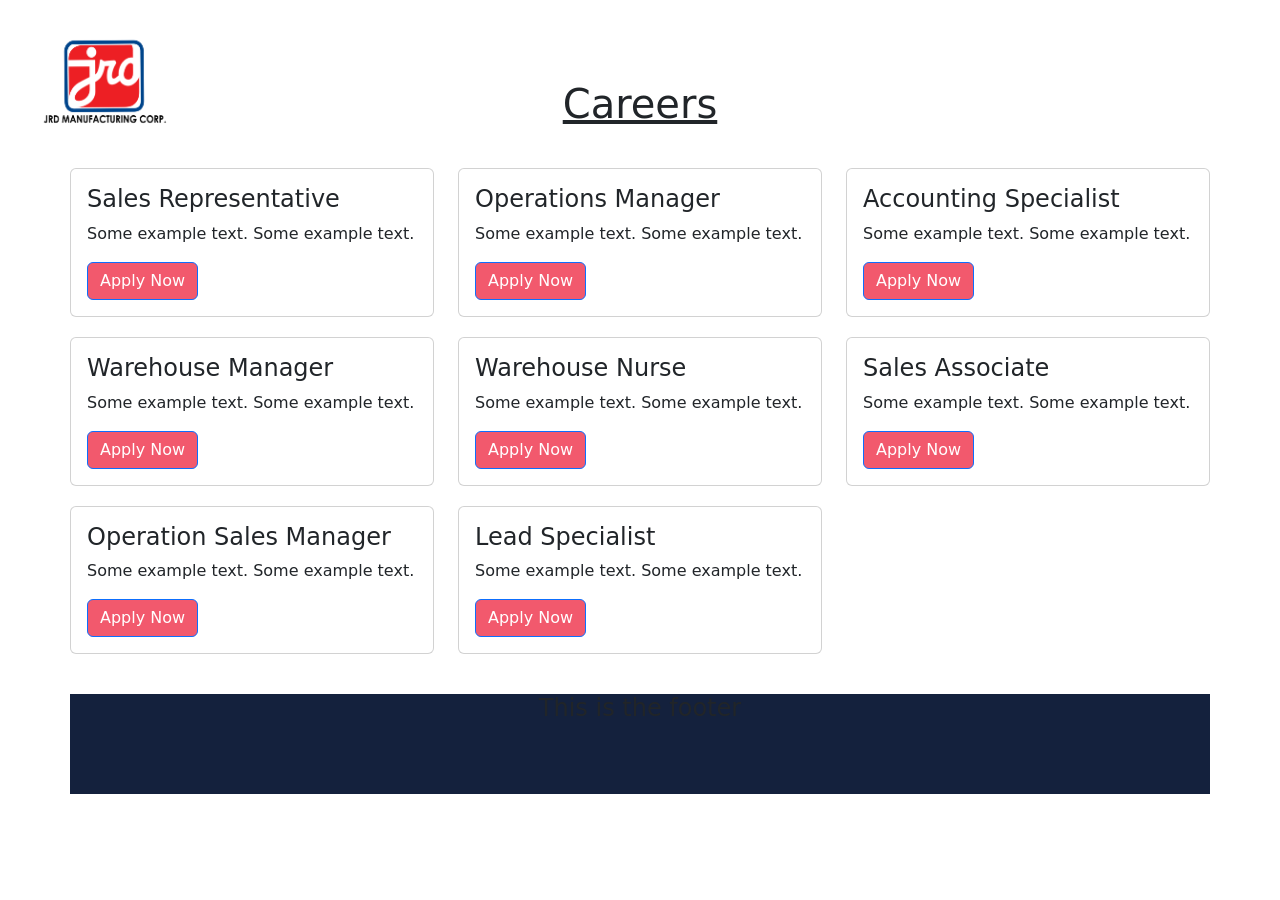
<file: careers.html>
<!DOCTYPE html>
<html lang="en">
<head>
	<meta charset="UTF-8">
	<meta name="viewport" content="width=device-width, initial-scale=1.0">
	<title>Careers</title>
	<!-- Latest compiled and minified CSS -->
  	<link href="https://cdn.jsdelivr.net/npm/bootstrap@5.2.3/dist/css/bootstrap.min.css" rel="stylesheet">
  	<!-- Own CSS -->
  	<link href="./style.css" rel="stylesheet">
</head>
<body>
	<header>
		<nav class="navbar navbar-expand-sm">

			<div class="container-fluid">
			  <!-- Menus -->
			  <a href="#"><img id="branding" src="./assets/images/jrd logo.png" alt=""></a>
			  <button class="navbar-toggler" type="button" data-bs-toggle="collapse" data-bs-target="#mynavbar">
				<span class="navbar-toggler-icon"></span>
			  </button>      
			  <div class="collapse navbar-collapse justify-content-end"  id="mynavbar">
				<ul class="navbar-nav">
				  <li class="nav-item dropdown">
					<a class="nav-link dropdown-toggle" data-bs-toggle="dropdown" href="#">Our Company</a>
					<ul class="dropdown-menu">
					  <li><a class="dropdown-item" href="#">Company Profile</a></li>
					  <li><a class="dropdown-item" target="_blank" href="/test.pdf" download>Downloadable</a></li>
					  <li><a class="dropdown-item" href="#">Our Team</a></li>
					  <li><a class="dropdown-item" href="#" download="File2">Articles</a></li>
					</ul>
				  </li>
				  <li class="nav-item dropdown">
					<a class="nav-link dropdown-toggle" data-bs-toggle="dropdown" href="#">Business Units</a>
					<ul class="dropdown-menu">
					  <li><a class="dropdown-item" href="#">JRD MFG CORP</a></li>
					  <li><a class="dropdown-item" href="#">DELIFLEX MFG CORP</a></li>
					  <li><a class="dropdown-item" href="#">DELIBEST BLENDS</a></li>
					  <li><a class="dropdown-item" href="#">OKTO PACKAGING PH</a></li>
					  <li><a class="dropdown-item" href="#">ALPHA DELTA HUMAN RESOURCE</a></li>
					  <li><a class="dropdown-item" href="#">DELIPAC MERCHANDISING</a></li>
					</ul>
				  </li>
				  <li class="nav-item">
					<a class="nav-link" href="#">Foundation</a>
				  </li>
				  <li class="nav-item">
					<a class="nav-link" target="_blank" href="./careers.html">Careers</a>
				  </li>
				  <li class="nav-item">
					<a class="nav-link" href="#">Contact Us</a>
				  </li>
				</ul>
			  </div>
			</div>
		  </nav>

	</header>
	<section class="container">
		<h1 class="page-title">Careers</h1>
		<section id="job-listing">
			<div class="row">
				<div class="col-sm-4">
					<div class="card">
					    <div class="card-body">
					      <h4 class="card-title">Sales Representative</h4>
					      <p class="card-text">Some example text. Some example text.</p>
					      <button type="button" class="btn btn-primary red">Apply Now</button>
					    </div>
				  	</div>	
				</div>
				<div class="col-sm-4">
					<div class="card">
					    <div class="card-body">
					      <h4 class="card-title">Operations Manager</h4>
					      <p class="card-text">Some example text. Some example text.</p>
					      <button type="button" class="btn btn-primary red">Apply Now</button>
					    </div>
				  	</div>	
				</div>
				<div class="col-sm-4">
					<div class="card">
					    <div class="card-body">
					      <h4 class="card-title">Accounting Specialist</h4>
					      <p class="card-text">Some example text. Some example text.</p>
					      <button type="button" class="btn btn-primary red">Apply Now</button>
					    </div>
				  	</div>	
				</div>
			</div>
			<div class="row">
				<div class="col-sm-4">
					<div class="card">
					    <div class="card-body">
					      <h4 class="card-title">Warehouse Manager</h4>
					      <p class="card-text">Some example text. Some example text.</p>
					      <button type="button" class="btn btn-primary red">Apply Now</button>
					    </div>
				  	</div>	
				</div>			
				<div class="col-sm-4">
					<div class="card">
					    <div class="card-body">
					      <h4 class="card-title">Warehouse Nurse</h4>
					      <p class="card-text">Some example text. Some example text.</p>
					      <button type="button" class="btn btn-primary red">Apply Now</button>
					    </div>
				  	</div>	
				</div>
				<div class="col-sm-4">
					<div class="card">
					    <div class="card-body">
					      <h4 class="card-title">Sales Associate</h4>
					      <p class="card-text">Some example text. Some example text.</p>
					      <button type="button" class="btn btn-primary red">Apply Now</button>
					    </div>
				  	</div>	
				</div>
			</div>
			<div class="row">
				<div class="col-sm-4">
					<div class="card">
					    <div class="card-body">
					      <h4 class="card-title">Operation Sales Manager </h4>
					      <p class="card-text">Some example text. Some example text.</p>
					      <button type="button" class="btn btn-primary red">Apply Now</button>
					    </div>
				  	</div>	
				</div>
				<div class="col-sm-4">
					<div class="card">
					    <div class="card-body">
					      <h4 class="card-title">Lead Specialist</h4>
					      <p class="card-text">Some example text. Some example text.</p>
					      <button type="button" class="btn btn-primary red">Apply Now</button>
					    </div>
				  	</div>	
				</div>
			</div>
		</section>	
	</div>
	<footer>
		<h4 class="footer-title">This is the footer</h4>
	</footer>
</body>
	<!-- Latest compiled JavaScript -->
  	<script src="https://cdn.jsdelivr.net/npm/bootstrap@5.2.3/dist/js/bootstrap.bundle.min.js"></script>
</html>
</file>
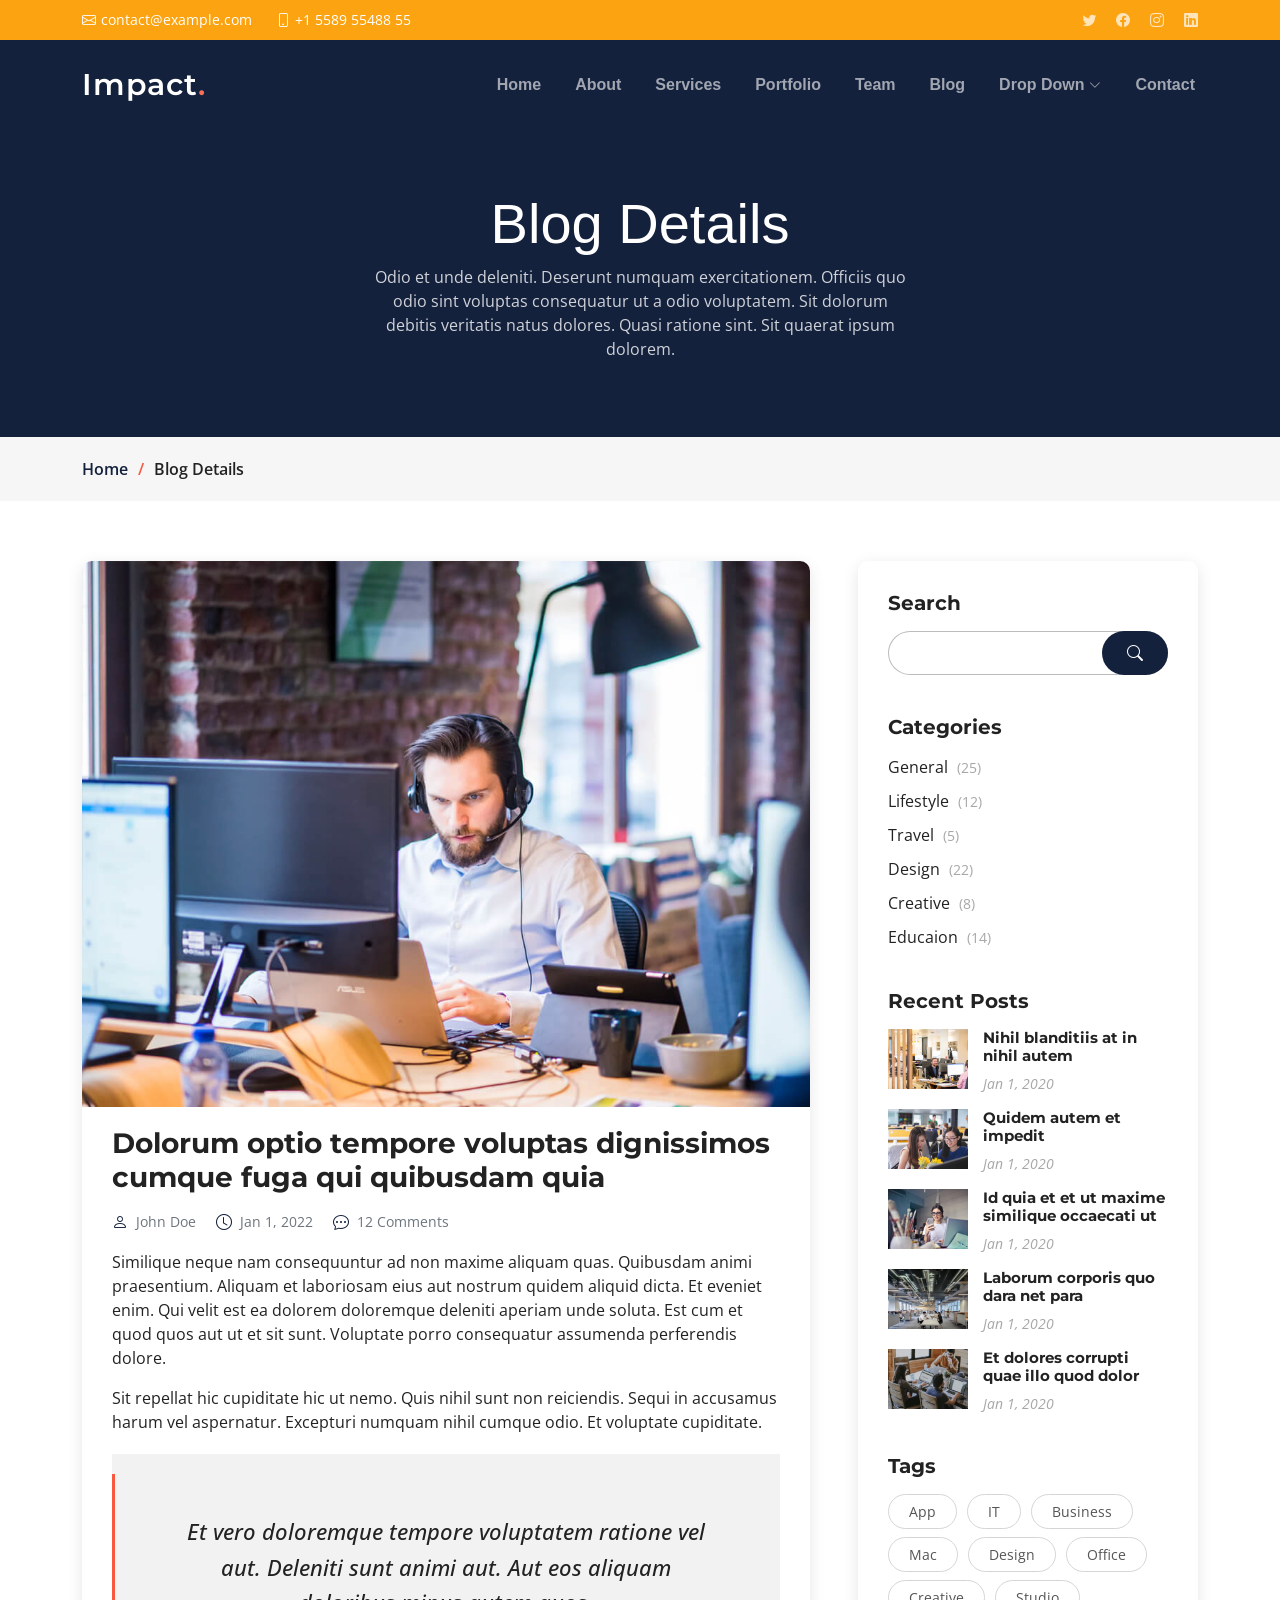
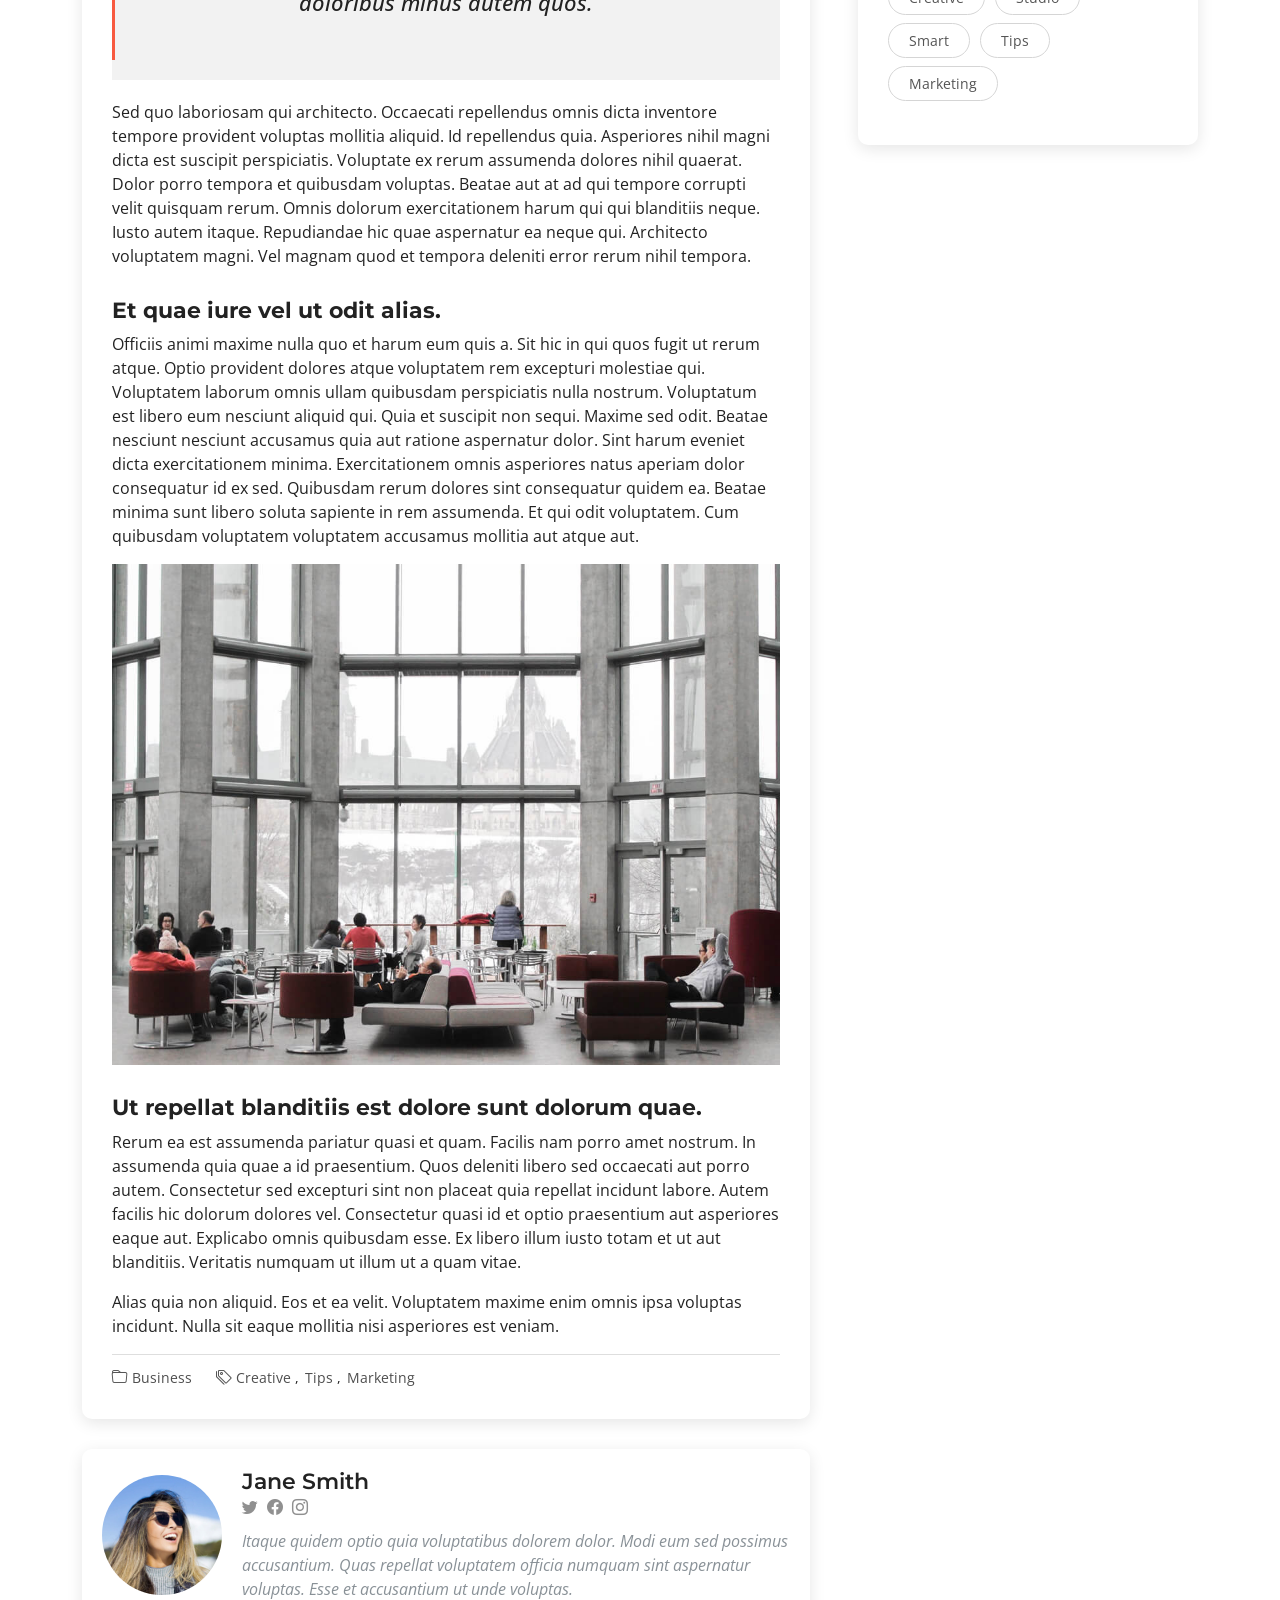
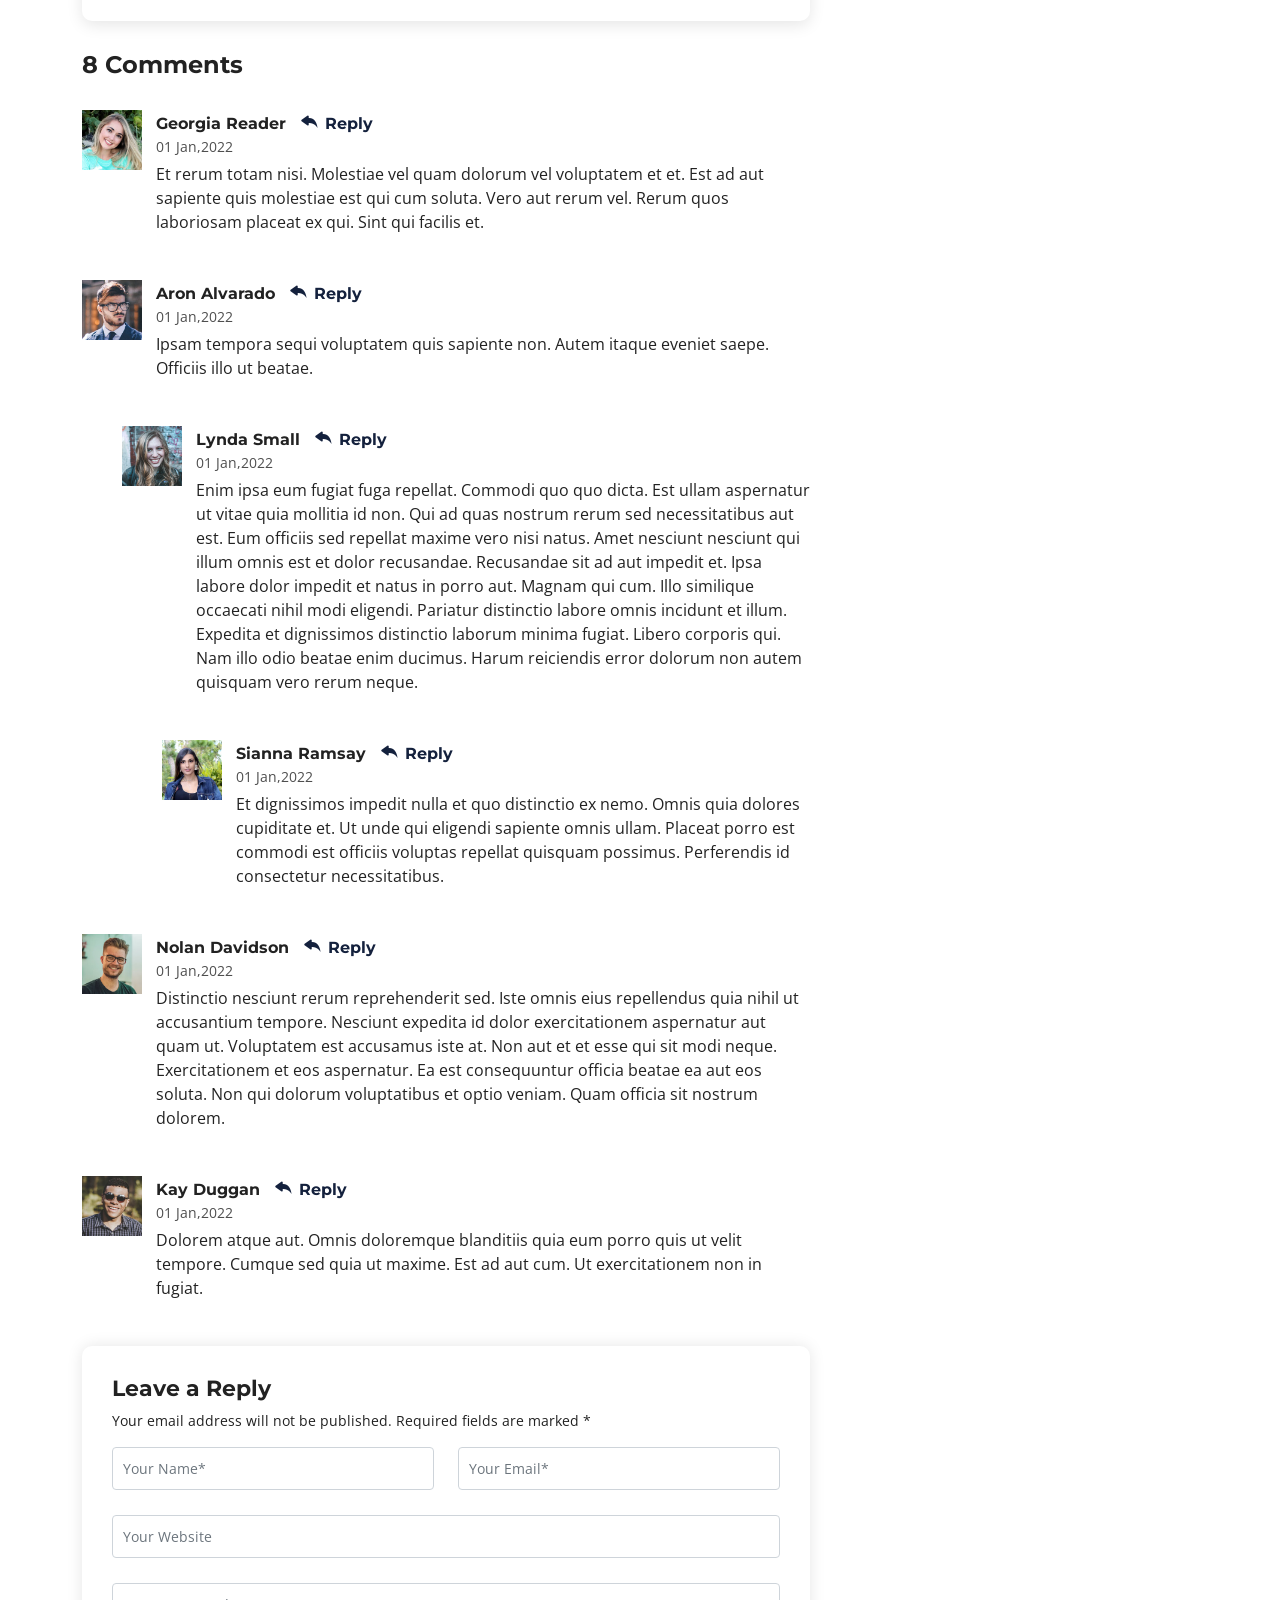
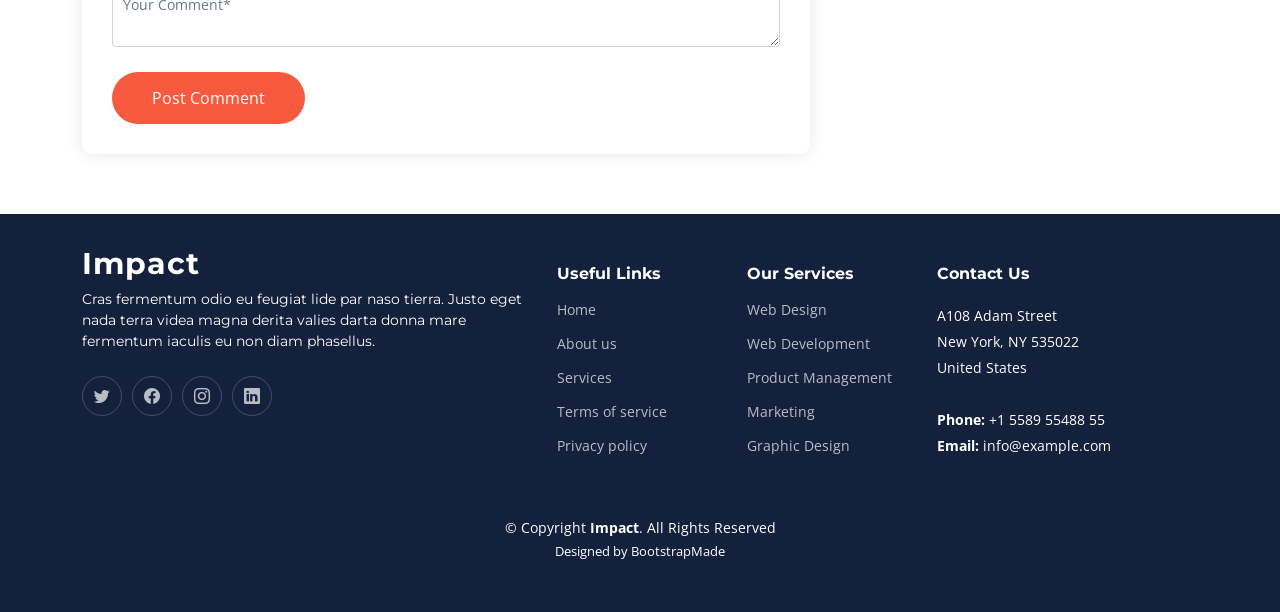
<file: delibest/blog-details.html>
<!DOCTYPE html>
<html lang="en">

<head>
  <meta charset="utf-8">
  <meta content="width=device-width, initial-scale=1.0" name="viewport">

  <title>Impact Bootstrap Template - Blog Details</title>
  <meta content="" name="description">
  <meta content="" name="keywords">

  <!-- Favicons -->
  <link href="assets/img/favicon.png" rel="icon">
  <link href="assets/img/apple-touch-icon.png" rel="apple-touch-icon">

  <!-- Google Fonts -->
  <link rel="preconnect" href="https://fonts.googleapis.com">
  <link rel="preconnect" href="https://fonts.gstatic.com" crossorigin>
  <link href="https://fonts.googleapis.com/css2?family=Open+Sans:ital,wght@0,300;0,400;0,500;0,600;0,700;1,300;1,400;1,600;1,700&family=Montserrat:ital,wght@0,300;0,400;0,500;0,600;0,700;1,300;1,400;1,500;1,600;1,700&family=Raleway:ital,wght@0,300;0,400;0,500;0,600;0,700;1,300;1,400;1,500;1,600;1,700&display=swap" rel="stylesheet">

  <!-- Vendor CSS Files -->
  <link href="assets/vendor/bootstrap/css/bootstrap.min.css" rel="stylesheet">
  <link href="assets/vendor/bootstrap-icons/bootstrap-icons.css" rel="stylesheet">
  <link href="assets/vendor/aos/aos.css" rel="stylesheet">
  <link href="assets/vendor/glightbox/css/glightbox.min.css" rel="stylesheet">
  <link href="assets/vendor/swiper/swiper-bundle.min.css" rel="stylesheet">

  <!-- Template Main CSS File -->
  <link href="assets/css/main.css" rel="stylesheet">

  <!-- =======================================================
  * Template Name: Impact
  * Updated: Mar 10 2023 with Bootstrap v5.2.3
  * Template URL: https://bootstrapmade.com/impact-bootstrap-business-website-template/
  * Author: BootstrapMade.com
  * License: https://bootstrapmade.com/license/
  ======================================================== -->
</head>

<body>

  <!-- ======= Header ======= -->
  <section id="topbar" class="topbar d-flex align-items-center">
    <div class="container d-flex justify-content-center justify-content-md-between">
      <div class="contact-info d-flex align-items-center">
        <i class="bi bi-envelope d-flex align-items-center"><a href="mailto:contact@example.com">contact@example.com</a></i>
        <i class="bi bi-phone d-flex align-items-center ms-4"><span>+1 5589 55488 55</span></i>
      </div>
      <div class="social-links d-none d-md-flex align-items-center">
        <a href="#" class="twitter"><i class="bi bi-twitter"></i></a>
        <a href="#" class="facebook"><i class="bi bi-facebook"></i></a>
        <a href="#" class="instagram"><i class="bi bi-instagram"></i></a>
        <a href="#" class="linkedin"><i class="bi bi-linkedin"></i></i></a>
      </div>
    </div>
  </section><!-- End Top Bar -->

  <header id="header" class="header d-flex align-items-center">

    <div class="container-fluid container-xl d-flex align-items-center justify-content-between">
      <a href="index.html" class="logo d-flex align-items-center">
        <!-- Uncomment the line below if you also wish to use an image logo -->
        <!-- <img src="assets/img/logo.png" alt=""> -->
        <h1>Impact<span>.</span></h1>
      </a>
      <nav id="navbar" class="navbar">
        <ul>
          <li><a href="#hero">Home</a></li>
          <li><a href="#about">About</a></li>
          <li><a href="#services">Services</a></li>
          <li><a href="#portfolio">Portfolio</a></li>
          <li><a href="#team">Team</a></li>
          <li><a href="blog.html">Blog</a></li>
          <li class="dropdown"><a href="#"><span>Drop Down</span> <i class="bi bi-chevron-down dropdown-indicator"></i></a>
            <ul>
              <li><a href="#">Drop Down 1</a></li>
              <li class="dropdown"><a href="#"><span>Deep Drop Down</span> <i class="bi bi-chevron-down dropdown-indicator"></i></a>
                <ul>
                  <li><a href="#">Deep Drop Down 1</a></li>
                  <li><a href="#">Deep Drop Down 2</a></li>
                  <li><a href="#">Deep Drop Down 3</a></li>
                  <li><a href="#">Deep Drop Down 4</a></li>
                  <li><a href="#">Deep Drop Down 5</a></li>
                </ul>
              </li>
              <li><a href="#">Drop Down 2</a></li>
              <li><a href="#">Drop Down 3</a></li>
              <li><a href="#">Drop Down 4</a></li>
            </ul>
          </li>
          <li><a href="#contact">Contact</a></li>
        </ul>
      </nav><!-- .navbar -->

      <i class="mobile-nav-toggle mobile-nav-show bi bi-list"></i>
      <i class="mobile-nav-toggle mobile-nav-hide d-none bi bi-x"></i>

    </div>
  </header><!-- End Header -->
  <!-- End Header -->

  <main id="main">

    <!-- ======= Breadcrumbs ======= -->
    <div class="breadcrumbs">
      <div class="page-header d-flex align-items-center" style="background-image: url('');">
        <div class="container position-relative">
          <div class="row d-flex justify-content-center">
            <div class="col-lg-6 text-center">
              <h2>Blog Details</h2>
              <p>Odio et unde deleniti. Deserunt numquam exercitationem. Officiis quo odio sint voluptas consequatur ut a odio voluptatem. Sit dolorum debitis veritatis natus dolores. Quasi ratione sint. Sit quaerat ipsum dolorem.</p>
            </div>
          </div>
        </div>
      </div>
      <nav>
        <div class="container">
          <ol>
            <li><a href="index.html">Home</a></li>
            <li>Blog Details</li>
          </ol>
        </div>
      </nav>
    </div><!-- End Breadcrumbs -->

    <!-- ======= Blog Details Section ======= -->
    <section id="blog" class="blog">
      <div class="container" data-aos="fade-up">

        <div class="row g-5">

          <div class="col-lg-8">

            <article class="blog-details">

              <div class="post-img">
                <img src="assets/img/blog/blog-1.jpg" alt="" class="img-fluid">
              </div>

              <h2 class="title">Dolorum optio tempore voluptas dignissimos cumque fuga qui quibusdam quia</h2>

              <div class="meta-top">
                <ul>
                  <li class="d-flex align-items-center"><i class="bi bi-person"></i> <a href="blog-details.html">John Doe</a></li>
                  <li class="d-flex align-items-center"><i class="bi bi-clock"></i> <a href="blog-details.html"><time datetime="2020-01-01">Jan 1, 2022</time></a></li>
                  <li class="d-flex align-items-center"><i class="bi bi-chat-dots"></i> <a href="blog-details.html">12 Comments</a></li>
                </ul>
              </div><!-- End meta top -->

              <div class="content">
                <p>
                  Similique neque nam consequuntur ad non maxime aliquam quas. Quibusdam animi praesentium. Aliquam et laboriosam eius aut nostrum quidem aliquid dicta.
                  Et eveniet enim. Qui velit est ea dolorem doloremque deleniti aperiam unde soluta. Est cum et quod quos aut ut et sit sunt. Voluptate porro consequatur assumenda perferendis dolore.
                </p>

                <p>
                  Sit repellat hic cupiditate hic ut nemo. Quis nihil sunt non reiciendis. Sequi in accusamus harum vel aspernatur. Excepturi numquam nihil cumque odio. Et voluptate cupiditate.
                </p>

                <blockquote>
                  <p>
                    Et vero doloremque tempore voluptatem ratione vel aut. Deleniti sunt animi aut. Aut eos aliquam doloribus minus autem quos.
                  </p>
                </blockquote>

                <p>
                  Sed quo laboriosam qui architecto. Occaecati repellendus omnis dicta inventore tempore provident voluptas mollitia aliquid. Id repellendus quia. Asperiores nihil magni dicta est suscipit perspiciatis. Voluptate ex rerum assumenda dolores nihil quaerat.
                  Dolor porro tempora et quibusdam voluptas. Beatae aut at ad qui tempore corrupti velit quisquam rerum. Omnis dolorum exercitationem harum qui qui blanditiis neque.
                  Iusto autem itaque. Repudiandae hic quae aspernatur ea neque qui. Architecto voluptatem magni. Vel magnam quod et tempora deleniti error rerum nihil tempora.
                </p>

                <h3>Et quae iure vel ut odit alias.</h3>
                <p>
                  Officiis animi maxime nulla quo et harum eum quis a. Sit hic in qui quos fugit ut rerum atque. Optio provident dolores atque voluptatem rem excepturi molestiae qui. Voluptatem laborum omnis ullam quibusdam perspiciatis nulla nostrum. Voluptatum est libero eum nesciunt aliquid qui.
                  Quia et suscipit non sequi. Maxime sed odit. Beatae nesciunt nesciunt accusamus quia aut ratione aspernatur dolor. Sint harum eveniet dicta exercitationem minima. Exercitationem omnis asperiores natus aperiam dolor consequatur id ex sed. Quibusdam rerum dolores sint consequatur quidem ea.
                  Beatae minima sunt libero soluta sapiente in rem assumenda. Et qui odit voluptatem. Cum quibusdam voluptatem voluptatem accusamus mollitia aut atque aut.
                </p>
                <img src="assets/img/blog/blog-inside-post.jpg" class="img-fluid" alt="">

                <h3>Ut repellat blanditiis est dolore sunt dolorum quae.</h3>
                <p>
                  Rerum ea est assumenda pariatur quasi et quam. Facilis nam porro amet nostrum. In assumenda quia quae a id praesentium. Quos deleniti libero sed occaecati aut porro autem. Consectetur sed excepturi sint non placeat quia repellat incidunt labore. Autem facilis hic dolorum dolores vel.
                  Consectetur quasi id et optio praesentium aut asperiores eaque aut. Explicabo omnis quibusdam esse. Ex libero illum iusto totam et ut aut blanditiis. Veritatis numquam ut illum ut a quam vitae.
                </p>
                <p>
                  Alias quia non aliquid. Eos et ea velit. Voluptatem maxime enim omnis ipsa voluptas incidunt. Nulla sit eaque mollitia nisi asperiores est veniam.
                </p>

              </div><!-- End post content -->

              <div class="meta-bottom">
                <i class="bi bi-folder"></i>
                <ul class="cats">
                  <li><a href="#">Business</a></li>
                </ul>

                <i class="bi bi-tags"></i>
                <ul class="tags">
                  <li><a href="#">Creative</a></li>
                  <li><a href="#">Tips</a></li>
                  <li><a href="#">Marketing</a></li>
                </ul>
              </div><!-- End meta bottom -->

            </article><!-- End blog post -->

            <div class="post-author d-flex align-items-center">
              <img src="assets/img/blog/blog-author.jpg" class="rounded-circle flex-shrink-0" alt="">
              <div>
                <h4>Jane Smith</h4>
                <div class="social-links">
                  <a href="https://twitters.com/#"><i class="bi bi-twitter"></i></a>
                  <a href="https://facebook.com/#"><i class="bi bi-facebook"></i></a>
                  <a href="https://instagram.com/#"><i class="biu bi-instagram"></i></a>
                </div>
                <p>
                  Itaque quidem optio quia voluptatibus dolorem dolor. Modi eum sed possimus accusantium. Quas repellat voluptatem officia numquam sint aspernatur voluptas. Esse et accusantium ut unde voluptas.
                </p>
              </div>
            </div><!-- End post author -->

            <div class="comments">

              <h4 class="comments-count">8 Comments</h4>

              <div id="comment-1" class="comment">
                <div class="d-flex">
                  <div class="comment-img"><img src="assets/img/blog/comments-1.jpg" alt=""></div>
                  <div>
                    <h5><a href="">Georgia Reader</a> <a href="#" class="reply"><i class="bi bi-reply-fill"></i> Reply</a></h5>
                    <time datetime="2020-01-01">01 Jan,2022</time>
                    <p>
                      Et rerum totam nisi. Molestiae vel quam dolorum vel voluptatem et et. Est ad aut sapiente quis molestiae est qui cum soluta.
                      Vero aut rerum vel. Rerum quos laboriosam placeat ex qui. Sint qui facilis et.
                    </p>
                  </div>
                </div>
              </div><!-- End comment #1 -->

              <div id="comment-2" class="comment">
                <div class="d-flex">
                  <div class="comment-img"><img src="assets/img/blog/comments-2.jpg" alt=""></div>
                  <div>
                    <h5><a href="">Aron Alvarado</a> <a href="#" class="reply"><i class="bi bi-reply-fill"></i> Reply</a></h5>
                    <time datetime="2020-01-01">01 Jan,2022</time>
                    <p>
                      Ipsam tempora sequi voluptatem quis sapiente non. Autem itaque eveniet saepe. Officiis illo ut beatae.
                    </p>
                  </div>
                </div>

                <div id="comment-reply-1" class="comment comment-reply">
                  <div class="d-flex">
                    <div class="comment-img"><img src="assets/img/blog/comments-3.jpg" alt=""></div>
                    <div>
                      <h5><a href="">Lynda Small</a> <a href="#" class="reply"><i class="bi bi-reply-fill"></i> Reply</a></h5>
                      <time datetime="2020-01-01">01 Jan,2022</time>
                      <p>
                        Enim ipsa eum fugiat fuga repellat. Commodi quo quo dicta. Est ullam aspernatur ut vitae quia mollitia id non. Qui ad quas nostrum rerum sed necessitatibus aut est. Eum officiis sed repellat maxime vero nisi natus. Amet nesciunt nesciunt qui illum omnis est et dolor recusandae.

                        Recusandae sit ad aut impedit et. Ipsa labore dolor impedit et natus in porro aut. Magnam qui cum. Illo similique occaecati nihil modi eligendi. Pariatur distinctio labore omnis incidunt et illum. Expedita et dignissimos distinctio laborum minima fugiat.

                        Libero corporis qui. Nam illo odio beatae enim ducimus. Harum reiciendis error dolorum non autem quisquam vero rerum neque.
                      </p>
                    </div>
                  </div>

                  <div id="comment-reply-2" class="comment comment-reply">
                    <div class="d-flex">
                      <div class="comment-img"><img src="assets/img/blog/comments-4.jpg" alt=""></div>
                      <div>
                        <h5><a href="">Sianna Ramsay</a> <a href="#" class="reply"><i class="bi bi-reply-fill"></i> Reply</a></h5>
                        <time datetime="2020-01-01">01 Jan,2022</time>
                        <p>
                          Et dignissimos impedit nulla et quo distinctio ex nemo. Omnis quia dolores cupiditate et. Ut unde qui eligendi sapiente omnis ullam. Placeat porro est commodi est officiis voluptas repellat quisquam possimus. Perferendis id consectetur necessitatibus.
                        </p>
                      </div>
                    </div>

                  </div><!-- End comment reply #2-->

                </div><!-- End comment reply #1-->

              </div><!-- End comment #2-->

              <div id="comment-3" class="comment">
                <div class="d-flex">
                  <div class="comment-img"><img src="assets/img/blog/comments-5.jpg" alt=""></div>
                  <div>
                    <h5><a href="">Nolan Davidson</a> <a href="#" class="reply"><i class="bi bi-reply-fill"></i> Reply</a></h5>
                    <time datetime="2020-01-01">01 Jan,2022</time>
                    <p>
                      Distinctio nesciunt rerum reprehenderit sed. Iste omnis eius repellendus quia nihil ut accusantium tempore. Nesciunt expedita id dolor exercitationem aspernatur aut quam ut. Voluptatem est accusamus iste at.
                      Non aut et et esse qui sit modi neque. Exercitationem et eos aspernatur. Ea est consequuntur officia beatae ea aut eos soluta. Non qui dolorum voluptatibus et optio veniam. Quam officia sit nostrum dolorem.
                    </p>
                  </div>
                </div>

              </div><!-- End comment #3 -->

              <div id="comment-4" class="comment">
                <div class="d-flex">
                  <div class="comment-img"><img src="assets/img/blog/comments-6.jpg" alt=""></div>
                  <div>
                    <h5><a href="">Kay Duggan</a> <a href="#" class="reply"><i class="bi bi-reply-fill"></i> Reply</a></h5>
                    <time datetime="2020-01-01">01 Jan,2022</time>
                    <p>
                      Dolorem atque aut. Omnis doloremque blanditiis quia eum porro quis ut velit tempore. Cumque sed quia ut maxime. Est ad aut cum. Ut exercitationem non in fugiat.
                    </p>
                  </div>
                </div>

              </div><!-- End comment #4 -->

              <div class="reply-form">

                <h4>Leave a Reply</h4>
                <p>Your email address will not be published. Required fields are marked * </p>
                <form action="">
                  <div class="row">
                    <div class="col-md-6 form-group">
                      <input name="name" type="text" class="form-control" placeholder="Your Name*">
                    </div>
                    <div class="col-md-6 form-group">
                      <input name="email" type="text" class="form-control" placeholder="Your Email*">
                    </div>
                  </div>
                  <div class="row">
                    <div class="col form-group">
                      <input name="website" type="text" class="form-control" placeholder="Your Website">
                    </div>
                  </div>
                  <div class="row">
                    <div class="col form-group">
                      <textarea name="comment" class="form-control" placeholder="Your Comment*"></textarea>
                    </div>
                  </div>
                  <button type="submit" class="btn btn-primary">Post Comment</button>

                </form>

              </div>

            </div><!-- End blog comments -->

          </div>

          <div class="col-lg-4">

            <div class="sidebar">

              <div class="sidebar-item search-form">
                <h3 class="sidebar-title">Search</h3>
                <form action="" class="mt-3">
                  <input type="text">
                  <button type="submit"><i class="bi bi-search"></i></button>
                </form>
              </div><!-- End sidebar search formn-->

              <div class="sidebar-item categories">
                <h3 class="sidebar-title">Categories</h3>
                <ul class="mt-3">
                  <li><a href="#">General <span>(25)</span></a></li>
                  <li><a href="#">Lifestyle <span>(12)</span></a></li>
                  <li><a href="#">Travel <span>(5)</span></a></li>
                  <li><a href="#">Design <span>(22)</span></a></li>
                  <li><a href="#">Creative <span>(8)</span></a></li>
                  <li><a href="#">Educaion <span>(14)</span></a></li>
                </ul>
              </div><!-- End sidebar categories-->

              <div class="sidebar-item recent-posts">
                <h3 class="sidebar-title">Recent Posts</h3>

                <div class="mt-3">

                  <div class="post-item mt-3">
                    <img src="assets/img/blog/blog-recent-1.jpg" alt="">
                    <div>
                      <h4><a href="blog-details.html">Nihil blanditiis at in nihil autem</a></h4>
                      <time datetime="2020-01-01">Jan 1, 2020</time>
                    </div>
                  </div><!-- End recent post item-->

                  <div class="post-item">
                    <img src="assets/img/blog/blog-recent-2.jpg" alt="">
                    <div>
                      <h4><a href="blog-details.html">Quidem autem et impedit</a></h4>
                      <time datetime="2020-01-01">Jan 1, 2020</time>
                    </div>
                  </div><!-- End recent post item-->

                  <div class="post-item">
                    <img src="assets/img/blog/blog-recent-3.jpg" alt="">
                    <div>
                      <h4><a href="blog-details.html">Id quia et et ut maxime similique occaecati ut</a></h4>
                      <time datetime="2020-01-01">Jan 1, 2020</time>
                    </div>
                  </div><!-- End recent post item-->

                  <div class="post-item">
                    <img src="assets/img/blog/blog-recent-4.jpg" alt="">
                    <div>
                      <h4><a href="blog-details.html">Laborum corporis quo dara net para</a></h4>
                      <time datetime="2020-01-01">Jan 1, 2020</time>
                    </div>
                  </div><!-- End recent post item-->

                  <div class="post-item">
                    <img src="assets/img/blog/blog-recent-5.jpg" alt="">
                    <div>
                      <h4><a href="blog-details.html">Et dolores corrupti quae illo quod dolor</a></h4>
                      <time datetime="2020-01-01">Jan 1, 2020</time>
                    </div>
                  </div><!-- End recent post item-->

                </div>

              </div><!-- End sidebar recent posts-->

              <div class="sidebar-item tags">
                <h3 class="sidebar-title">Tags</h3>
                <ul class="mt-3">
                  <li><a href="#">App</a></li>
                  <li><a href="#">IT</a></li>
                  <li><a href="#">Business</a></li>
                  <li><a href="#">Mac</a></li>
                  <li><a href="#">Design</a></li>
                  <li><a href="#">Office</a></li>
                  <li><a href="#">Creative</a></li>
                  <li><a href="#">Studio</a></li>
                  <li><a href="#">Smart</a></li>
                  <li><a href="#">Tips</a></li>
                  <li><a href="#">Marketing</a></li>
                </ul>
              </div><!-- End sidebar tags-->

            </div><!-- End Blog Sidebar -->

          </div>
        </div>

      </div>
    </section><!-- End Blog Details Section -->

  </main><!-- End #main -->

  <!-- ======= Footer ======= -->
  <footer id="footer" class="footer">

    <div class="container">
      <div class="row gy-4">
        <div class="col-lg-5 col-md-12 footer-info">
          <a href="index.html" class="logo d-flex align-items-center">
            <span>Impact</span>
          </a>
          <p>Cras fermentum odio eu feugiat lide par naso tierra. Justo eget nada terra videa magna derita valies darta donna mare fermentum iaculis eu non diam phasellus.</p>
          <div class="social-links d-flex mt-4">
            <a href="#" class="twitter"><i class="bi bi-twitter"></i></a>
            <a href="#" class="facebook"><i class="bi bi-facebook"></i></a>
            <a href="#" class="instagram"><i class="bi bi-instagram"></i></a>
            <a href="#" class="linkedin"><i class="bi bi-linkedin"></i></a>
          </div>
        </div>

        <div class="col-lg-2 col-6 footer-links">
          <h4>Useful Links</h4>
          <ul>
            <li><a href="#">Home</a></li>
            <li><a href="#">About us</a></li>
            <li><a href="#">Services</a></li>
            <li><a href="#">Terms of service</a></li>
            <li><a href="#">Privacy policy</a></li>
          </ul>
        </div>

        <div class="col-lg-2 col-6 footer-links">
          <h4>Our Services</h4>
          <ul>
            <li><a href="#">Web Design</a></li>
            <li><a href="#">Web Development</a></li>
            <li><a href="#">Product Management</a></li>
            <li><a href="#">Marketing</a></li>
            <li><a href="#">Graphic Design</a></li>
          </ul>
        </div>

        <div class="col-lg-3 col-md-12 footer-contact text-center text-md-start">
          <h4>Contact Us</h4>
          <p>
            A108 Adam Street <br>
            New York, NY 535022<br>
            United States <br><br>
            <strong>Phone:</strong> +1 5589 55488 55<br>
            <strong>Email:</strong> info@example.com<br>
          </p>

        </div>

      </div>
    </div>

    <div class="container mt-4">
      <div class="copyright">
        &copy; Copyright <strong><span>Impact</span></strong>. All Rights Reserved
      </div>
      <div class="credits">
        <!-- All the links in the footer should remain intact. -->
        <!-- You can delete the links only if you purchased the pro version. -->
        <!-- Licensing information: https://bootstrapmade.com/license/ -->
        <!-- Purchase the pro version with working PHP/AJAX contact form: https://bootstrapmade.com/impact-bootstrap-business-website-template/ -->
        Designed by <a href="https://bootstrapmade.com/">BootstrapMade</a>
      </div>
    </div>

  </footer><!-- End Footer -->
  <!-- End Footer -->

  <a href="#" class="scroll-top d-flex align-items-center justify-content-center"><i class="bi bi-arrow-up-short"></i></a>

  <div id="preloader"></div>

  <!-- Vendor JS Files -->
  <script src="assets/vendor/bootstrap/js/bootstrap.bundle.min.js"></script>
  <script src="assets/vendor/aos/aos.js"></script>
  <script src="assets/vendor/glightbox/js/glightbox.min.js"></script>
  <script src="assets/vendor/purecounter/purecounter_vanilla.js"></script>
  <script src="assets/vendor/swiper/swiper-bundle.min.js"></script>
  <script src="assets/vendor/isotope-layout/isotope.pkgd.min.js"></script>
  <script src="assets/vendor/php-email-form/validate.js"></script>

  <!-- Template Main JS File -->
  <script src="assets/js/main.js"></script>

</body>

</html>
</file>
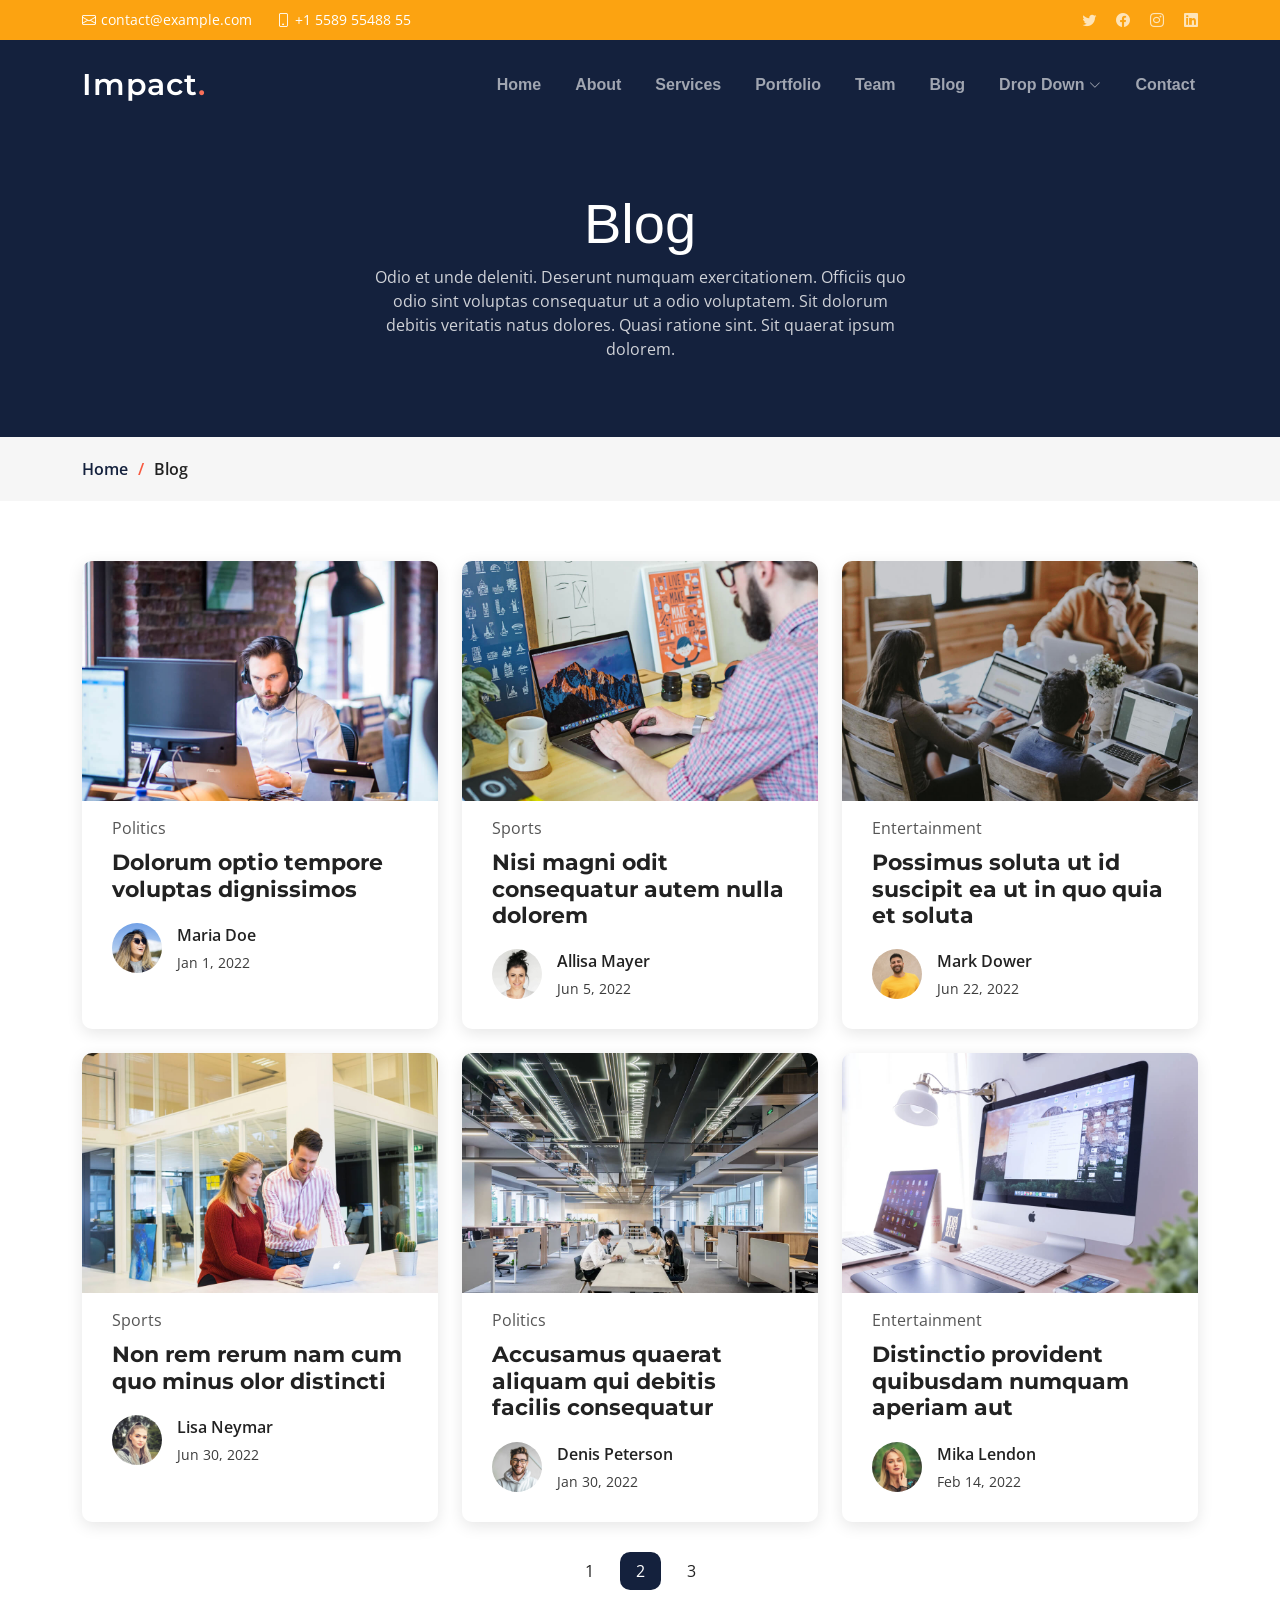
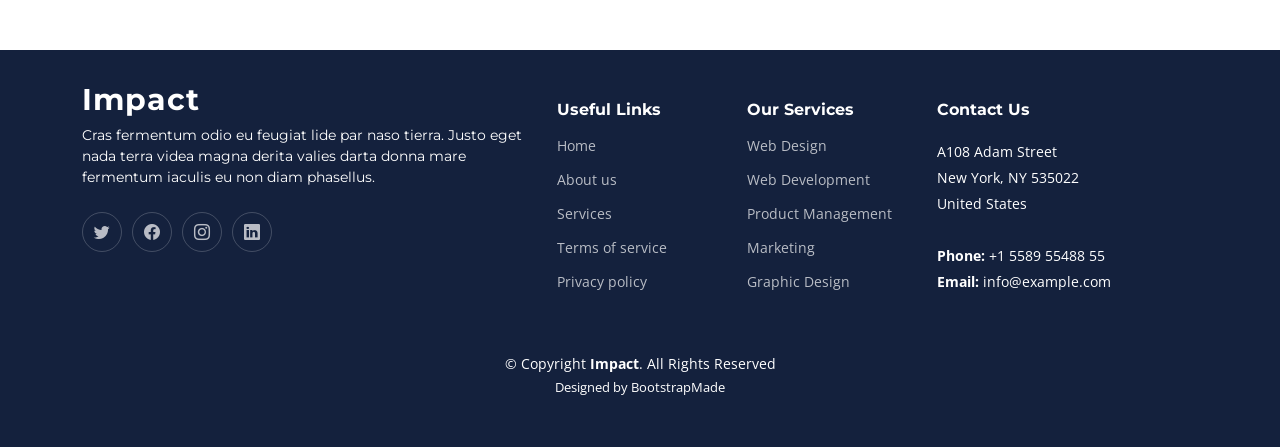
<file: delibest/blog.html>
<!DOCTYPE html>
<html lang="en">

<head>
  <meta charset="utf-8">
  <meta content="width=device-width, initial-scale=1.0" name="viewport">

  <title>Impact Bootstrap Template - Blog</title>
  <meta content="" name="description">
  <meta content="" name="keywords">

  <!-- Favicons -->
  <link href="assets/img/favicon.png" rel="icon">
  <link href="assets/img/apple-touch-icon.png" rel="apple-touch-icon">

  <!-- Google Fonts -->
  <link rel="preconnect" href="https://fonts.googleapis.com">
  <link rel="preconnect" href="https://fonts.gstatic.com" crossorigin>
  <link href="https://fonts.googleapis.com/css2?family=Open+Sans:ital,wght@0,300;0,400;0,500;0,600;0,700;1,300;1,400;1,600;1,700&family=Montserrat:ital,wght@0,300;0,400;0,500;0,600;0,700;1,300;1,400;1,500;1,600;1,700&family=Raleway:ital,wght@0,300;0,400;0,500;0,600;0,700;1,300;1,400;1,500;1,600;1,700&display=swap" rel="stylesheet">

  <!-- Vendor CSS Files -->
  <link href="assets/vendor/bootstrap/css/bootstrap.min.css" rel="stylesheet">
  <link href="assets/vendor/bootstrap-icons/bootstrap-icons.css" rel="stylesheet">
  <link href="assets/vendor/aos/aos.css" rel="stylesheet">
  <link href="assets/vendor/glightbox/css/glightbox.min.css" rel="stylesheet">
  <link href="assets/vendor/swiper/swiper-bundle.min.css" rel="stylesheet">

  <!-- Template Main CSS File -->
  <link href="assets/css/main.css" rel="stylesheet">

  <!-- =======================================================
  * Template Name: Impact
  * Updated: Mar 10 2023 with Bootstrap v5.2.3
  * Template URL: https://bootstrapmade.com/impact-bootstrap-business-website-template/
  * Author: BootstrapMade.com
  * License: https://bootstrapmade.com/license/
  ======================================================== -->
</head>

<body>

  <!-- ======= Header ======= -->
  <section id="topbar" class="topbar d-flex align-items-center">
    <div class="container d-flex justify-content-center justify-content-md-between">
      <div class="contact-info d-flex align-items-center">
        <i class="bi bi-envelope d-flex align-items-center"><a href="mailto:contact@example.com">contact@example.com</a></i>
        <i class="bi bi-phone d-flex align-items-center ms-4"><span>+1 5589 55488 55</span></i>
      </div>
      <div class="social-links d-none d-md-flex align-items-center">
        <a href="#" class="twitter"><i class="bi bi-twitter"></i></a>
        <a href="#" class="facebook"><i class="bi bi-facebook"></i></a>
        <a href="#" class="instagram"><i class="bi bi-instagram"></i></a>
        <a href="#" class="linkedin"><i class="bi bi-linkedin"></i></i></a>
      </div>
    </div>
  </section><!-- End Top Bar -->

  <header id="header" class="header d-flex align-items-center">

    <div class="container-fluid container-xl d-flex align-items-center justify-content-between">
      <a href="index.html" class="logo d-flex align-items-center">
        <!-- Uncomment the line below if you also wish to use an image logo -->
        <!-- <img src="assets/img/logo.png" alt=""> -->
        <h1>Impact<span>.</span></h1>
      </a>
      <nav id="navbar" class="navbar">
        <ul>
          <li><a href="#hero">Home</a></li>
          <li><a href="#about">About</a></li>
          <li><a href="#services">Services</a></li>
          <li><a href="#portfolio">Portfolio</a></li>
          <li><a href="#team">Team</a></li>
          <li><a href="blog.html">Blog</a></li>
          <li class="dropdown"><a href="#"><span>Drop Down</span> <i class="bi bi-chevron-down dropdown-indicator"></i></a>
            <ul>
              <li><a href="#">Drop Down 1</a></li>
              <li class="dropdown"><a href="#"><span>Deep Drop Down</span> <i class="bi bi-chevron-down dropdown-indicator"></i></a>
                <ul>
                  <li><a href="#">Deep Drop Down 1</a></li>
                  <li><a href="#">Deep Drop Down 2</a></li>
                  <li><a href="#">Deep Drop Down 3</a></li>
                  <li><a href="#">Deep Drop Down 4</a></li>
                  <li><a href="#">Deep Drop Down 5</a></li>
                </ul>
              </li>
              <li><a href="#">Drop Down 2</a></li>
              <li><a href="#">Drop Down 3</a></li>
              <li><a href="#">Drop Down 4</a></li>
            </ul>
          </li>
          <li><a href="#contact">Contact</a></li>
        </ul>
      </nav><!-- .navbar -->

      <i class="mobile-nav-toggle mobile-nav-show bi bi-list"></i>
      <i class="mobile-nav-toggle mobile-nav-hide d-none bi bi-x"></i>

    </div>
  </header><!-- End Header -->
  <!-- End Header -->

  <main id="main">

    <!-- ======= Breadcrumbs ======= -->
    <div class="breadcrumbs">
      <div class="page-header d-flex align-items-center" style="background-image: url('');">
        <div class="container position-relative">
          <div class="row d-flex justify-content-center">
            <div class="col-lg-6 text-center">
              <h2>Blog</h2>
              <p>Odio et unde deleniti. Deserunt numquam exercitationem. Officiis quo odio sint voluptas consequatur ut a odio voluptatem. Sit dolorum debitis veritatis natus dolores. Quasi ratione sint. Sit quaerat ipsum dolorem.</p>
            </div>
          </div>
        </div>
      </div>
      <nav>
        <div class="container">
          <ol>
            <li><a href="index.html">Home</a></li>
            <li>Blog</li>
          </ol>
        </div>
      </nav>
    </div><!-- End Breadcrumbs -->

    <!-- ======= Blog Section ======= -->
    <section id="blog" class="blog">
      <div class="container" data-aos="fade-up">

        <div class="row gy-4 posts-list">

          <div class="col-xl-4 col-md-6">
            <article>

              <div class="post-img">
                <img src="assets/img/blog/blog-1.jpg" alt="" class="img-fluid">
              </div>

              <p class="post-category">Politics</p>

              <h2 class="title">
                <a href="blog-details.html">Dolorum optio tempore voluptas dignissimos</a>
              </h2>

              <div class="d-flex align-items-center">
                <img src="assets/img/blog/blog-author.jpg" alt="" class="img-fluid post-author-img flex-shrink-0">
                <div class="post-meta">
                  <p class="post-author-list">Maria Doe</p>
                  <p class="post-date">
                    <time datetime="2022-01-01">Jan 1, 2022</time>
                  </p>
                </div>
              </div>

            </article>
          </div><!-- End post list item -->

          <div class="col-xl-4 col-md-6">
            <article>

              <div class="post-img">
                <img src="assets/img/blog/blog-2.jpg" alt="" class="img-fluid">
              </div>

              <p class="post-category">Sports</p>

              <h2 class="title">
                <a href="blog-details.html">Nisi magni odit consequatur autem nulla dolorem</a>
              </h2>

              <div class="d-flex align-items-center">
                <img src="assets/img/blog/blog-author-2.jpg" alt="" class="img-fluid post-author-img flex-shrink-0">
                <div class="post-meta">
                  <p class="post-author-list">Allisa Mayer</p>
                  <p class="post-date">
                    <time datetime="2022-01-01">Jun 5, 2022</time>
                  </p>
                </div>
              </div>

            </article>
          </div><!-- End post list item -->

          <div class="col-xl-4 col-md-6">
            <article>

              <div class="post-img">
                <img src="assets/img/blog/blog-3.jpg" alt="" class="img-fluid">
              </div>

              <p class="post-category">Entertainment</p>

              <h2 class="title">
                <a href="blog-details.html">Possimus soluta ut id suscipit ea ut in quo quia et soluta</a>
              </h2>

              <div class="d-flex align-items-center">
                <img src="assets/img/blog/blog-author-3.jpg" alt="" class="img-fluid post-author-img flex-shrink-0">
                <div class="post-meta">
                  <p class="post-author-list">Mark Dower</p>
                  <p class="post-date">
                    <time datetime="2022-01-01">Jun 22, 2022</time>
                  </p>
                </div>
              </div>

            </article>
          </div><!-- End post list item -->

          <div class="col-xl-4 col-md-6">
            <article>

              <div class="post-img">
                <img src="assets/img/blog/blog-4.jpg" alt="" class="img-fluid">
              </div>

              <p class="post-category">Sports</p>

              <h2 class="title">
                <a href="blog-details.html">Non rem rerum nam cum quo minus olor distincti</a>
              </h2>

              <div class="d-flex align-items-center">
                <img src="assets/img/blog/blog-author-4.jpg" alt="" class="img-fluid post-author-img flex-shrink-0">
                <div class="post-meta">
                  <p class="post-author-list">Lisa Neymar</p>
                  <p class="post-date">
                    <time datetime="2022-01-01">Jun 30, 2022</time>
                  </p>
                </div>
              </div>

            </article>
          </div><!-- End post list item -->

          <div class="col-xl-4 col-md-6">
            <article>

              <div class="post-img">
                <img src="assets/img/blog/blog-5.jpg" alt="" class="img-fluid">
              </div>

              <p class="post-category">Politics</p>

              <h2 class="title">
                <a href="blog-details.html">Accusamus quaerat aliquam qui debitis facilis consequatur</a>
              </h2>

              <div class="d-flex align-items-center">
                <img src="assets/img/blog/blog-author-5.jpg" alt="" class="img-fluid post-author-img flex-shrink-0">
                <div class="post-meta">
                  <p class="post-author-list">Denis Peterson</p>
                  <p class="post-date">
                    <time datetime="2022-01-01">Jan 30, 2022</time>
                  </p>
                </div>
              </div>

            </article>
          </div><!-- End post list item -->

          <div class="col-xl-4 col-md-6">
            <article>

              <div class="post-img">
                <img src="assets/img/blog/blog-6.jpg" alt="" class="img-fluid">
              </div>

              <p class="post-category">Entertainment</p>

              <h2 class="title">
                <a href="blog-details.html">Distinctio provident quibusdam numquam aperiam aut</a>
              </h2>

              <div class="d-flex align-items-center">
                <img src="assets/img/blog/blog-author-6.jpg" alt="" class="img-fluid post-author-img flex-shrink-0">
                <div class="post-meta">
                  <p class="post-author-list">Mika Lendon</p>
                  <p class="post-date">
                    <time datetime="2022-01-01">Feb 14, 2022</time>
                  </p>
                </div>
              </div>

            </article>
          </div><!-- End post list item -->

        </div><!-- End blog posts list -->

        <div class="blog-pagination">
          <ul class="justify-content-center">
            <li><a href="#">1</a></li>
            <li class="active"><a href="#">2</a></li>
            <li><a href="#">3</a></li>
          </ul>
        </div><!-- End blog pagination -->

      </div>
    </section><!-- End Blog Section -->

  </main><!-- End #main -->

  <!-- ======= Footer ======= -->
  <footer id="footer" class="footer">

    <div class="container">
      <div class="row gy-4">
        <div class="col-lg-5 col-md-12 footer-info">
          <a href="index.html" class="logo d-flex align-items-center">
            <span>Impact</span>
          </a>
          <p>Cras fermentum odio eu feugiat lide par naso tierra. Justo eget nada terra videa magna derita valies darta donna mare fermentum iaculis eu non diam phasellus.</p>
          <div class="social-links d-flex mt-4">
            <a href="#" class="twitter"><i class="bi bi-twitter"></i></a>
            <a href="#" class="facebook"><i class="bi bi-facebook"></i></a>
            <a href="#" class="instagram"><i class="bi bi-instagram"></i></a>
            <a href="#" class="linkedin"><i class="bi bi-linkedin"></i></a>
          </div>
        </div>

        <div class="col-lg-2 col-6 footer-links">
          <h4>Useful Links</h4>
          <ul>
            <li><a href="#">Home</a></li>
            <li><a href="#">About us</a></li>
            <li><a href="#">Services</a></li>
            <li><a href="#">Terms of service</a></li>
            <li><a href="#">Privacy policy</a></li>
          </ul>
        </div>

        <div class="col-lg-2 col-6 footer-links">
          <h4>Our Services</h4>
          <ul>
            <li><a href="#">Web Design</a></li>
            <li><a href="#">Web Development</a></li>
            <li><a href="#">Product Management</a></li>
            <li><a href="#">Marketing</a></li>
            <li><a href="#">Graphic Design</a></li>
          </ul>
        </div>

        <div class="col-lg-3 col-md-12 footer-contact text-center text-md-start">
          <h4>Contact Us</h4>
          <p>
            A108 Adam Street <br>
            New York, NY 535022<br>
            United States <br><br>
            <strong>Phone:</strong> +1 5589 55488 55<br>
            <strong>Email:</strong> info@example.com<br>
          </p>

        </div>

      </div>
    </div>

    <div class="container mt-4">
      <div class="copyright">
        &copy; Copyright <strong><span>Impact</span></strong>. All Rights Reserved
      </div>
      <div class="credits">
        <!-- All the links in the footer should remain intact. -->
        <!-- You can delete the links only if you purchased the pro version. -->
        <!-- Licensing information: https://bootstrapmade.com/license/ -->
        <!-- Purchase the pro version with working PHP/AJAX contact form: https://bootstrapmade.com/impact-bootstrap-business-website-template/ -->
        Designed by <a href="https://bootstrapmade.com/">BootstrapMade</a>
      </div>
    </div>

  </footer><!-- End Footer -->
  <!-- End Footer -->

  <a href="#" class="scroll-top d-flex align-items-center justify-content-center"><i class="bi bi-arrow-up-short"></i></a>

  <div id="preloader"></div>

  <!-- Vendor JS Files -->
  <script src="assets/vendor/bootstrap/js/bootstrap.bundle.min.js"></script>
  <script src="assets/vendor/aos/aos.js"></script>
  <script src="assets/vendor/glightbox/js/glightbox.min.js"></script>
  <script src="assets/vendor/purecounter/purecounter_vanilla.js"></script>
  <script src="assets/vendor/swiper/swiper-bundle.min.js"></script>
  <script src="assets/vendor/isotope-layout/isotope.pkgd.min.js"></script>
  <script src="assets/vendor/php-email-form/validate.js"></script>

  <!-- Template Main JS File -->
  <script src="assets/js/main.js"></script>

</body>

</html>
</file>
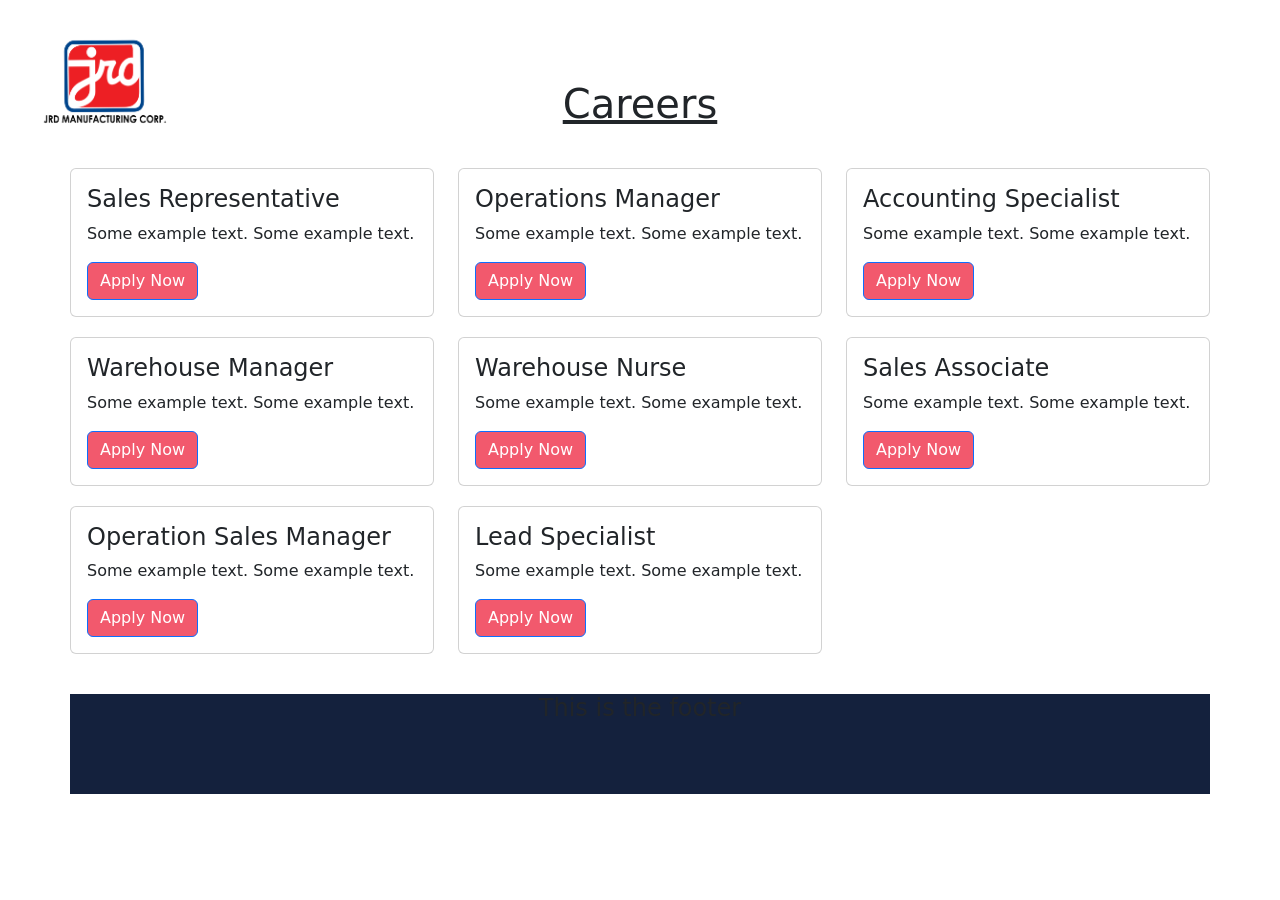
<file: delibest/careers.html>
<!DOCTYPE html>
<html lang="en">
<head>
	<meta charset="UTF-8">
	<meta name="viewport" content="width=device-width, initial-scale=1.0">
	<title>Careers</title>
	<!-- Latest compiled and minified CSS -->
  	<link href="https://cdn.jsdelivr.net/npm/bootstrap@5.2.3/dist/css/bootstrap.min.css" rel="stylesheet">
  	<!-- Own CSS -->
  	<link href="./style.css" rel="stylesheet">
</head>
<body>
	<header>
		<nav class="navbar navbar-expand-sm">

			<div class="container-fluid">
			  <!-- Menus -->
			  <a href="#"><img id="branding" src="./assets/images/jrd logo.png" alt=""></a>
			  <button class="navbar-toggler" type="button" data-bs-toggle="collapse" data-bs-target="#mynavbar">
				<span class="navbar-toggler-icon"></span>
			  </button>      
			  <div class="collapse navbar-collapse justify-content-end"  id="mynavbar">
				<ul class="navbar-nav">
				  <li class="nav-item dropdown">
					<a class="nav-link dropdown-toggle" data-bs-toggle="dropdown" href="#">Our Company</a>
					<ul class="dropdown-menu">
					  <li><a class="dropdown-item" href="#">Company Profile</a></li>
					  <li><a class="dropdown-item" target="_blank" href="/test.pdf" download>Downloadable</a></li>
					  <li><a class="dropdown-item" href="#">Our Team</a></li>
					  <li><a class="dropdown-item" href="#" download="File2">Articles</a></li>
					</ul>
				  </li>
				  <li class="nav-item dropdown">
					<a class="nav-link dropdown-toggle" data-bs-toggle="dropdown" href="#">Business Units</a>
					<ul class="dropdown-menu">
					  <li><a class="dropdown-item" href="#">JRD MFG CORP</a></li>
					  <li><a class="dropdown-item" href="#">DELIFLEX MFG CORP</a></li>
					  <li><a class="dropdown-item" href="#">DELIBEST BLENDS</a></li>
					  <li><a class="dropdown-item" href="#">OKTO PACKAGING PH</a></li>
					  <li><a class="dropdown-item" href="#">ALPHA DELTA HUMAN RESOURCE</a></li>
					  <li><a class="dropdown-item" href="#">DELIPAC MERCHANDISING</a></li>
					</ul>
				  </li>
				  <li class="nav-item">
					<a class="nav-link" href="#">Foundation</a>
				  </li>
				  <li class="nav-item">
					<a class="nav-link" target="_blank" href="./careers.html">Careers</a>
				  </li>
				  <li class="nav-item">
					<a class="nav-link" href="#">Contact Us</a>
				  </li>
				</ul>
			  </div>
			</div>
		  </nav>

	</header>
	<section class="container">
		<h1 class="page-title">Careers</h1>
		<section id="job-listing">
			<div class="row">
				<div class="col-sm-4">
					<div class="card">
					    <div class="card-body">
					      <h4 class="card-title">Sales Representative</h4>
					      <p class="card-text">Some example text. Some example text.</p>
					      <button type="button" class="btn btn-primary red">Apply Now</button>
					    </div>
				  	</div>	
				</div>
				<div class="col-sm-4">
					<div class="card">
					    <div class="card-body">
					      <h4 class="card-title">Operations Manager</h4>
					      <p class="card-text">Some example text. Some example text.</p>
					      <button type="button" class="btn btn-primary red">Apply Now</button>
					    </div>
				  	</div>	
				</div>
				<div class="col-sm-4">
					<div class="card">
					    <div class="card-body">
					      <h4 class="card-title">Accounting Specialist</h4>
					      <p class="card-text">Some example text. Some example text.</p>
					      <button type="button" class="btn btn-primary red">Apply Now</button>
					    </div>
				  	</div>	
				</div>
			</div>
			<div class="row">
				<div class="col-sm-4">
					<div class="card">
					    <div class="card-body">
					      <h4 class="card-title">Warehouse Manager</h4>
					      <p class="card-text">Some example text. Some example text.</p>
					      <button type="button" class="btn btn-primary red">Apply Now</button>
					    </div>
				  	</div>	
				</div>			
				<div class="col-sm-4">
					<div class="card">
					    <div class="card-body">
					      <h4 class="card-title">Warehouse Nurse</h4>
					      <p class="card-text">Some example text. Some example text.</p>
					      <button type="button" class="btn btn-primary red">Apply Now</button>
					    </div>
				  	</div>	
				</div>
				<div class="col-sm-4">
					<div class="card">
					    <div class="card-body">
					      <h4 class="card-title">Sales Associate</h4>
					      <p class="card-text">Some example text. Some example text.</p>
					      <button type="button" class="btn btn-primary red">Apply Now</button>
					    </div>
				  	</div>	
				</div>
			</div>
			<div class="row">
				<div class="col-sm-4">
					<div class="card">
					    <div class="card-body">
					      <h4 class="card-title">Operation Sales Manager </h4>
					      <p class="card-text">Some example text. Some example text.</p>
					      <button type="button" class="btn btn-primary red">Apply Now</button>
					    </div>
				  	</div>	
				</div>
				<div class="col-sm-4">
					<div class="card">
					    <div class="card-body">
					      <h4 class="card-title">Lead Specialist</h4>
					      <p class="card-text">Some example text. Some example text.</p>
					      <button type="button" class="btn btn-primary red">Apply Now</button>
					    </div>
				  	</div>	
				</div>
			</div>
		</section>	
	</div>
	<footer>
		<h4 class="footer-title">This is the footer</h4>
	</footer>
</body>
	<!-- Latest compiled JavaScript -->
  	<script src="https://cdn.jsdelivr.net/npm/bootstrap@5.2.3/dist/js/bootstrap.bundle.min.js"></script>
</html>
</file>
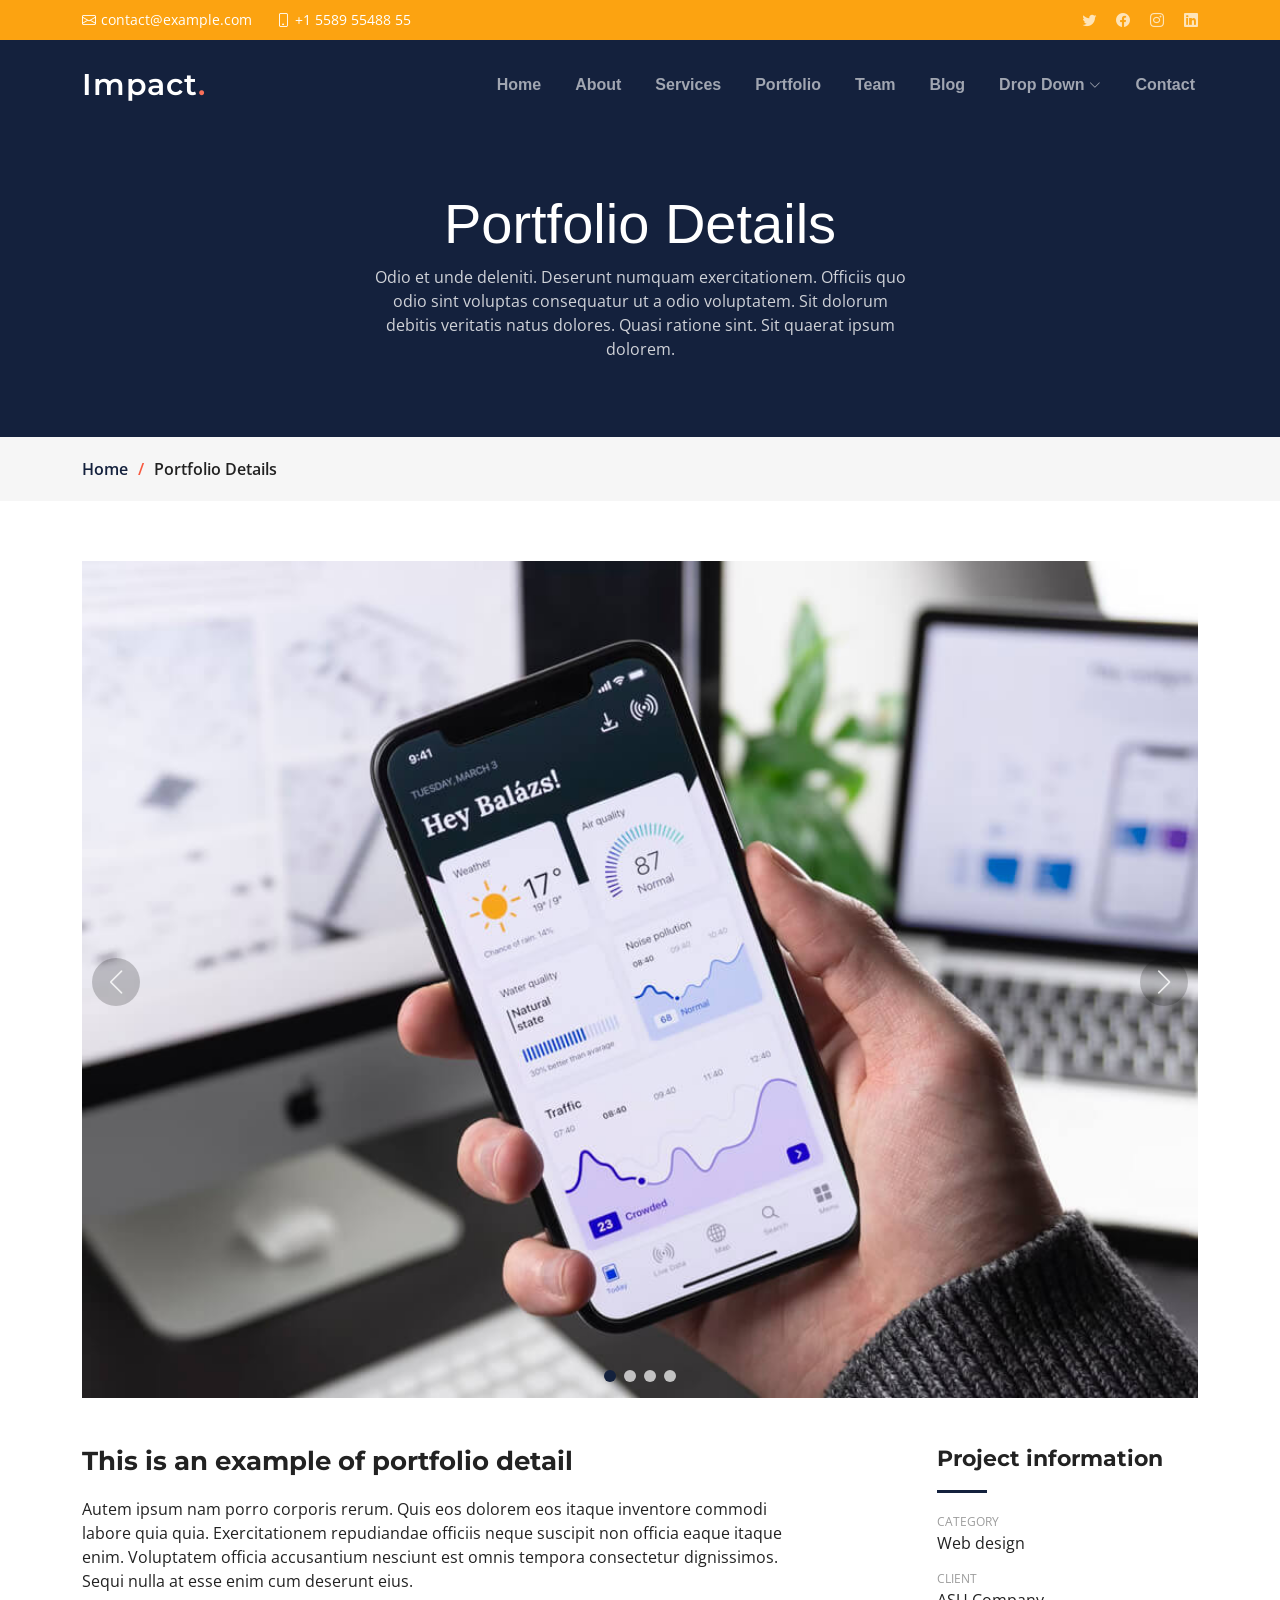
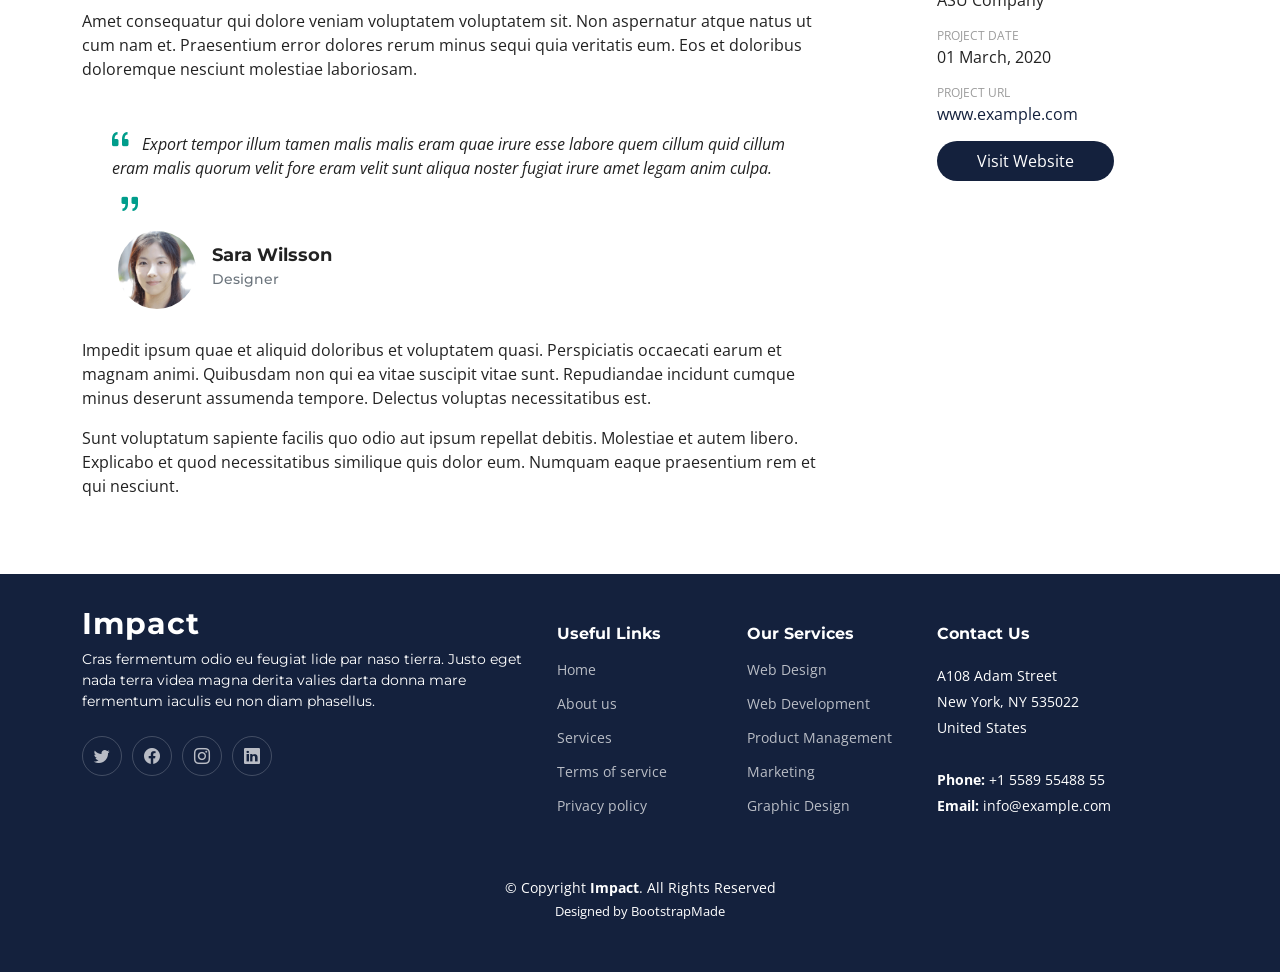
<file: delibest/portfolio-details.html>
<!DOCTYPE html>
<html lang="en">

<head>
  <meta charset="utf-8">
  <meta content="width=device-width, initial-scale=1.0" name="viewport">

  <title>Impact Bootstrap Template - Portfolio Details</title>
  <meta content="" name="description">
  <meta content="" name="keywords">

  <!-- Favicons -->
  <link href="assets/img/favicon.png" rel="icon">
  <link href="assets/img/apple-touch-icon.png" rel="apple-touch-icon">

  <!-- Google Fonts -->
  <link rel="preconnect" href="https://fonts.googleapis.com">
  <link rel="preconnect" href="https://fonts.gstatic.com" crossorigin>
  <link href="https://fonts.googleapis.com/css2?family=Open+Sans:ital,wght@0,300;0,400;0,500;0,600;0,700;1,300;1,400;1,600;1,700&family=Montserrat:ital,wght@0,300;0,400;0,500;0,600;0,700;1,300;1,400;1,500;1,600;1,700&family=Raleway:ital,wght@0,300;0,400;0,500;0,600;0,700;1,300;1,400;1,500;1,600;1,700&display=swap" rel="stylesheet">

  <!-- Vendor CSS Files -->
  <link href="assets/vendor/bootstrap/css/bootstrap.min.css" rel="stylesheet">
  <link href="assets/vendor/bootstrap-icons/bootstrap-icons.css" rel="stylesheet">
  <link href="assets/vendor/aos/aos.css" rel="stylesheet">
  <link href="assets/vendor/glightbox/css/glightbox.min.css" rel="stylesheet">
  <link href="assets/vendor/swiper/swiper-bundle.min.css" rel="stylesheet">

  <!-- Template Main CSS File -->
  <link href="assets/css/main.css" rel="stylesheet">

  <!-- =======================================================
  * Template Name: Impact
  * Updated: Mar 10 2023 with Bootstrap v5.2.3
  * Template URL: https://bootstrapmade.com/impact-bootstrap-business-website-template/
  * Author: BootstrapMade.com
  * License: https://bootstrapmade.com/license/
  ======================================================== -->
</head>

<body>

  <!-- ======= Header ======= -->
  <section id="topbar" class="topbar d-flex align-items-center">
    <div class="container d-flex justify-content-center justify-content-md-between">
      <div class="contact-info d-flex align-items-center">
        <i class="bi bi-envelope d-flex align-items-center"><a href="mailto:contact@example.com">contact@example.com</a></i>
        <i class="bi bi-phone d-flex align-items-center ms-4"><span>+1 5589 55488 55</span></i>
      </div>
      <div class="social-links d-none d-md-flex align-items-center">
        <a href="#" class="twitter"><i class="bi bi-twitter"></i></a>
        <a href="#" class="facebook"><i class="bi bi-facebook"></i></a>
        <a href="#" class="instagram"><i class="bi bi-instagram"></i></a>
        <a href="#" class="linkedin"><i class="bi bi-linkedin"></i></i></a>
      </div>
    </div>
  </section><!-- End Top Bar -->

  <header id="header" class="header d-flex align-items-center">

    <div class="container-fluid container-xl d-flex align-items-center justify-content-between">
      <a href="index.html" class="logo d-flex align-items-center">
        <!-- Uncomment the line below if you also wish to use an image logo -->
        <!-- <img src="assets/img/logo.png" alt=""> -->
        <h1>Impact<span>.</span></h1>
      </a>
      <nav id="navbar" class="navbar">
        <ul>
          <li><a href="#hero">Home</a></li>
          <li><a href="#about">About</a></li>
          <li><a href="#services">Services</a></li>
          <li><a href="#portfolio">Portfolio</a></li>
          <li><a href="#team">Team</a></li>
          <li><a href="blog.html">Blog</a></li>
          <li class="dropdown"><a href="#"><span>Drop Down</span> <i class="bi bi-chevron-down dropdown-indicator"></i></a>
            <ul>
              <li><a href="#">Drop Down 1</a></li>
              <li class="dropdown"><a href="#"><span>Deep Drop Down</span> <i class="bi bi-chevron-down dropdown-indicator"></i></a>
                <ul>
                  <li><a href="#">Deep Drop Down 1</a></li>
                  <li><a href="#">Deep Drop Down 2</a></li>
                  <li><a href="#">Deep Drop Down 3</a></li>
                  <li><a href="#">Deep Drop Down 4</a></li>
                  <li><a href="#">Deep Drop Down 5</a></li>
                </ul>
              </li>
              <li><a href="#">Drop Down 2</a></li>
              <li><a href="#">Drop Down 3</a></li>
              <li><a href="#">Drop Down 4</a></li>
            </ul>
          </li>
          <li><a href="#contact">Contact</a></li>
        </ul>
      </nav><!-- .navbar -->

      <i class="mobile-nav-toggle mobile-nav-show bi bi-list"></i>
      <i class="mobile-nav-toggle mobile-nav-hide d-none bi bi-x"></i>

    </div>
  </header><!-- End Header -->
  <!-- End Header -->

  <main id="main">

    <!-- ======= Breadcrumbs ======= -->
    <div class="breadcrumbs">
      <div class="page-header d-flex align-items-center" style="background-image: url('');">
        <div class="container position-relative">
          <div class="row d-flex justify-content-center">
            <div class="col-lg-6 text-center">
              <h2>Portfolio Details</h2>
              <p>Odio et unde deleniti. Deserunt numquam exercitationem. Officiis quo odio sint voluptas consequatur ut a odio voluptatem. Sit dolorum debitis veritatis natus dolores. Quasi ratione sint. Sit quaerat ipsum dolorem.</p>
            </div>
          </div>
        </div>
      </div>
      <nav>
        <div class="container">
          <ol>
            <li><a href="index.html">Home</a></li>
            <li>Portfolio Details</li>
          </ol>
        </div>
      </nav>
    </div><!-- End Breadcrumbs -->

    <!-- ======= Portfolio Details Section ======= -->
    <section id="portfolio-details" class="portfolio-details">
      <div class="container" data-aos="fade-up">

        <div class="position-relative h-100">
          <div class="slides-1 portfolio-details-slider swiper">
            <div class="swiper-wrapper align-items-center">

              <div class="swiper-slide">
                <img src="assets/img/portfolio/app-1.jpg" alt="">
              </div>

              <div class="swiper-slide">
                <img src="assets/img/portfolio/product-1.jpg" alt="">
              </div>

              <div class="swiper-slide">
                <img src="assets/img/portfolio/branding-1.jpg" alt="">
              </div>

              <div class="swiper-slide">
                <img src="assets/img/portfolio/books-1.jpg" alt="">
              </div>

            </div>
            <div class="swiper-pagination"></div>
          </div>
          <div class="swiper-button-prev"></div>
          <div class="swiper-button-next"></div>

        </div>

        <div class="row justify-content-between gy-4 mt-4">

          <div class="col-lg-8">
            <div class="portfolio-description">
              <h2>This is an example of portfolio detail</h2>
              <p>
                Autem ipsum nam porro corporis rerum. Quis eos dolorem eos itaque inventore commodi labore quia quia. Exercitationem repudiandae officiis neque suscipit non officia eaque itaque enim. Voluptatem officia accusantium nesciunt est omnis tempora consectetur dignissimos. Sequi nulla at esse enim cum deserunt eius.
              </p>
              <p>
                Amet consequatur qui dolore veniam voluptatem voluptatem sit. Non aspernatur atque natus ut cum nam et. Praesentium error dolores rerum minus sequi quia veritatis eum. Eos et doloribus doloremque nesciunt molestiae laboriosam.
              </p>

              <div class="testimonial-item">
                <p>
                  <i class="bi bi-quote quote-icon-left"></i>
                  Export tempor illum tamen malis malis eram quae irure esse labore quem cillum quid cillum eram malis quorum velit fore eram velit sunt aliqua noster fugiat irure amet legam anim culpa.
                  <i class="bi bi-quote quote-icon-right"></i>
                </p>
                <div>
                  <img src="assets/img/testimonials/testimonials-2.jpg" class="testimonial-img" alt="">
                  <h3>Sara Wilsson</h3>
                  <h4>Designer</h4>
                </div>
              </div>

              <p>
                Impedit ipsum quae et aliquid doloribus et voluptatem quasi. Perspiciatis occaecati earum et magnam animi. Quibusdam non qui ea vitae suscipit vitae sunt. Repudiandae incidunt cumque minus deserunt assumenda tempore. Delectus voluptas necessitatibus est.

              <p>
                Sunt voluptatum sapiente facilis quo odio aut ipsum repellat debitis. Molestiae et autem libero. Explicabo et quod necessitatibus similique quis dolor eum. Numquam eaque praesentium rem et qui nesciunt.
              </p>

            </div>
          </div>

          <div class="col-lg-3">
            <div class="portfolio-info">
              <h3>Project information</h3>
              <ul>
                <li><strong>Category</strong> <span>Web design</span></li>
                <li><strong>Client</strong> <span>ASU Company</span></li>
                <li><strong>Project date</strong> <span>01 March, 2020</span></li>
                <li><strong>Project URL</strong> <a href="#">www.example.com</a></li>
                <li><a href="#" class="btn-visit align-self-start">Visit Website</a></li>
              </ul>
            </div>
          </div>

        </div>

      </div>
    </section><!-- End Portfolio Details Section -->

  </main><!-- End #main -->

  <!-- ======= Footer ======= -->
  <footer id="footer" class="footer">

    <div class="container">
      <div class="row gy-4">
        <div class="col-lg-5 col-md-12 footer-info">
          <a href="index.html" class="logo d-flex align-items-center">
            <span>Impact</span>
          </a>
          <p>Cras fermentum odio eu feugiat lide par naso tierra. Justo eget nada terra videa magna derita valies darta donna mare fermentum iaculis eu non diam phasellus.</p>
          <div class="social-links d-flex mt-4">
            <a href="#" class="twitter"><i class="bi bi-twitter"></i></a>
            <a href="#" class="facebook"><i class="bi bi-facebook"></i></a>
            <a href="#" class="instagram"><i class="bi bi-instagram"></i></a>
            <a href="#" class="linkedin"><i class="bi bi-linkedin"></i></a>
          </div>
        </div>

        <div class="col-lg-2 col-6 footer-links">
          <h4>Useful Links</h4>
          <ul>
            <li><a href="#">Home</a></li>
            <li><a href="#">About us</a></li>
            <li><a href="#">Services</a></li>
            <li><a href="#">Terms of service</a></li>
            <li><a href="#">Privacy policy</a></li>
          </ul>
        </div>

        <div class="col-lg-2 col-6 footer-links">
          <h4>Our Services</h4>
          <ul>
            <li><a href="#">Web Design</a></li>
            <li><a href="#">Web Development</a></li>
            <li><a href="#">Product Management</a></li>
            <li><a href="#">Marketing</a></li>
            <li><a href="#">Graphic Design</a></li>
          </ul>
        </div>

        <div class="col-lg-3 col-md-12 footer-contact text-center text-md-start">
          <h4>Contact Us</h4>
          <p>
            A108 Adam Street <br>
            New York, NY 535022<br>
            United States <br><br>
            <strong>Phone:</strong> +1 5589 55488 55<br>
            <strong>Email:</strong> info@example.com<br>
          </p>

        </div>

      </div>
    </div>

    <div class="container mt-4">
      <div class="copyright">
        &copy; Copyright <strong><span>Impact</span></strong>. All Rights Reserved
      </div>
      <div class="credits">
        <!-- All the links in the footer should remain intact. -->
        <!-- You can delete the links only if you purchased the pro version. -->
        <!-- Licensing information: https://bootstrapmade.com/license/ -->
        <!-- Purchase the pro version with working PHP/AJAX contact form: https://bootstrapmade.com/impact-bootstrap-business-website-template/ -->
        Designed by <a href="https://bootstrapmade.com/">BootstrapMade</a>
      </div>
    </div>

  </footer><!-- End Footer -->
  <!-- End Footer -->

  <a href="#" class="scroll-top d-flex align-items-center justify-content-center"><i class="bi bi-arrow-up-short"></i></a>

  <div id="preloader"></div>

  <!-- Vendor JS Files -->
  <script src="assets/vendor/bootstrap/js/bootstrap.bundle.min.js"></script>
  <script src="assets/vendor/aos/aos.js"></script>
  <script src="assets/vendor/glightbox/js/glightbox.min.js"></script>
  <script src="assets/vendor/purecounter/purecounter_vanilla.js"></script>
  <script src="assets/vendor/swiper/swiper-bundle.min.js"></script>
  <script src="assets/vendor/isotope-layout/isotope.pkgd.min.js"></script>
  <script src="assets/vendor/php-email-form/validate.js"></script>

  <!-- Template Main JS File -->
  <script src="assets/js/main.js"></script>

</body>

</html>
</file>
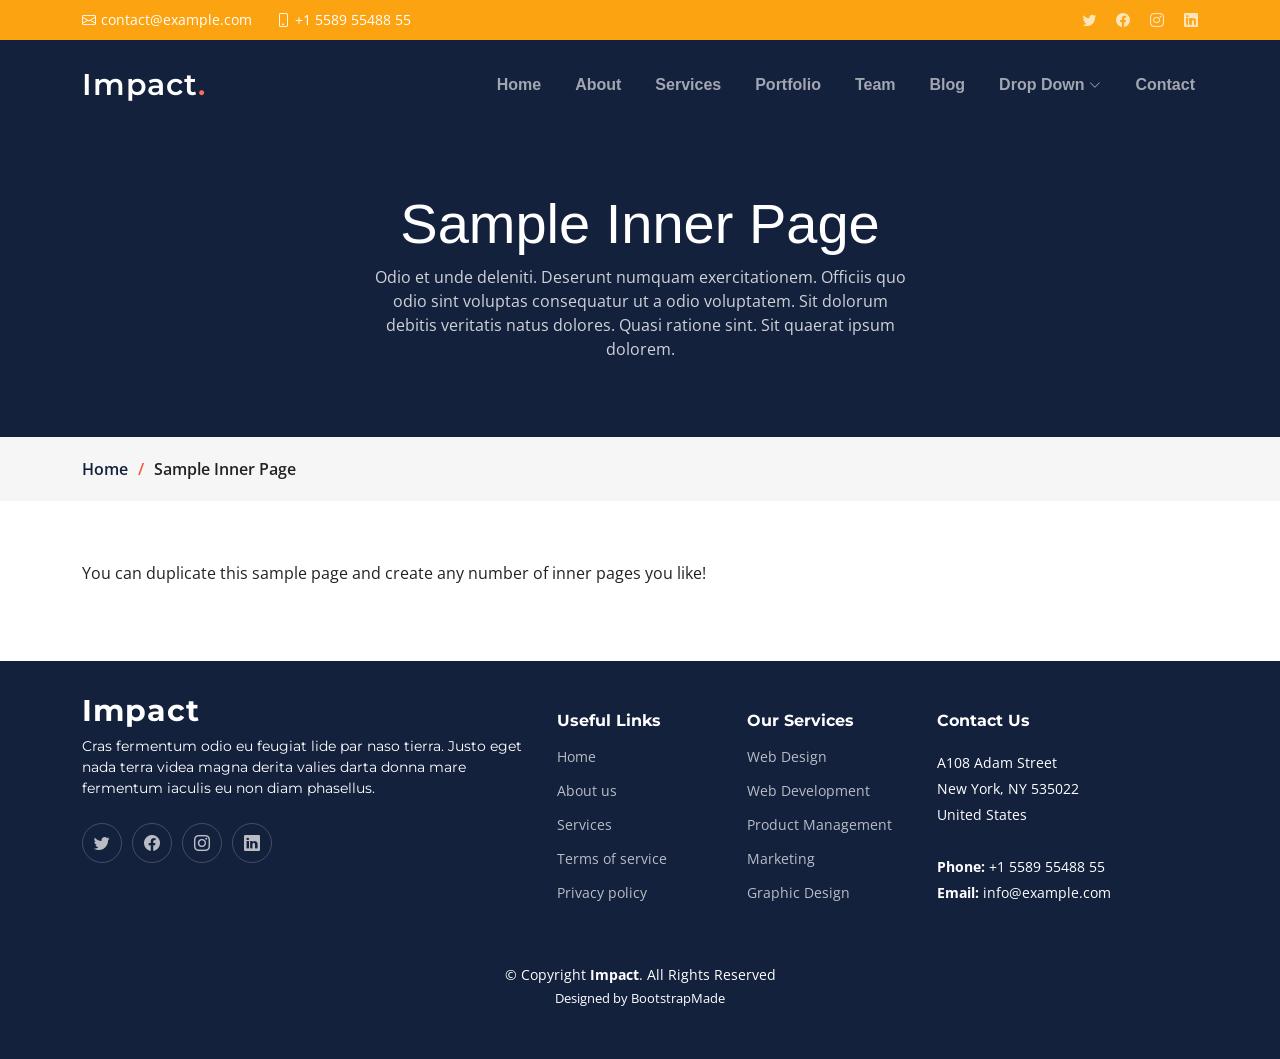
<file: delibest/sample-inner-page.html>
<!DOCTYPE html>
<html lang="en">

<head>
  <meta charset="utf-8">
  <meta content="width=device-width, initial-scale=1.0" name="viewport">

  <title>[Template] Sample Inner Page</title>
  <meta content="" name="description">
  <meta content="" name="keywords">

  <!-- Favicons -->
  <link href="assets/img/favicon.png" rel="icon">
  <link href="assets/img/apple-touch-icon.png" rel="apple-touch-icon">

  <!-- Google Fonts -->
  <link rel="preconnect" href="https://fonts.googleapis.com">
  <link rel="preconnect" href="https://fonts.gstatic.com" crossorigin>
  <link href="https://fonts.googleapis.com/css2?family=Open+Sans:ital,wght@0,300;0,400;0,500;0,600;0,700;1,300;1,400;1,600;1,700&family=Montserrat:ital,wght@0,300;0,400;0,500;0,600;0,700;1,300;1,400;1,500;1,600;1,700&family=Raleway:ital,wght@0,300;0,400;0,500;0,600;0,700;1,300;1,400;1,500;1,600;1,700&display=swap" rel="stylesheet">

  <!-- Vendor CSS Files -->
  <link href="assets/vendor/bootstrap/css/bootstrap.min.css" rel="stylesheet">
  <link href="assets/vendor/bootstrap-icons/bootstrap-icons.css" rel="stylesheet">
  <link href="assets/vendor/aos/aos.css" rel="stylesheet">
  <link href="assets/vendor/glightbox/css/glightbox.min.css" rel="stylesheet">
  <link href="assets/vendor/swiper/swiper-bundle.min.css" rel="stylesheet">

  <!-- Template Main CSS File -->
  <link href="assets/css/main.css" rel="stylesheet">

  <!-- =======================================================
  * Template Name: Impact
  * Updated: Mar 10 2023 with Bootstrap v5.2.3
  * Template URL: https://bootstrapmade.com/impact-bootstrap-business-website-template/
  * Author: BootstrapMade.com
  * License: https://bootstrapmade.com/license/
  ======================================================== -->
</head>

<body>

  <!-- ======= Header ======= -->
  <section id="topbar" class="topbar d-flex align-items-center">
    <div class="container d-flex justify-content-center justify-content-md-between">
      <div class="contact-info d-flex align-items-center">
        <i class="bi bi-envelope d-flex align-items-center"><a href="mailto:contact@example.com">contact@example.com</a></i>
        <i class="bi bi-phone d-flex align-items-center ms-4"><span>+1 5589 55488 55</span></i>
      </div>
      <div class="social-links d-none d-md-flex align-items-center">
        <a href="#" class="twitter"><i class="bi bi-twitter"></i></a>
        <a href="#" class="facebook"><i class="bi bi-facebook"></i></a>
        <a href="#" class="instagram"><i class="bi bi-instagram"></i></a>
        <a href="#" class="linkedin"><i class="bi bi-linkedin"></i></i></a>
      </div>
    </div>
  </section><!-- End Top Bar -->

  <header id="header" class="header d-flex align-items-center">

    <div class="container-fluid container-xl d-flex align-items-center justify-content-between">
      <a href="index.html" class="logo d-flex align-items-center">
        <!-- Uncomment the line below if you also wish to use an image logo -->
        <!-- <img src="assets/img/logo.png" alt=""> -->
        <h1>Impact<span>.</span></h1>
      </a>
      <nav id="navbar" class="navbar">
        <ul>
          <li><a href="#hero">Home</a></li>
          <li><a href="#about">About</a></li>
          <li><a href="#services">Services</a></li>
          <li><a href="#portfolio">Portfolio</a></li>
          <li><a href="#team">Team</a></li>
          <li><a href="blog.html">Blog</a></li>
          <li class="dropdown"><a href="#"><span>Drop Down</span> <i class="bi bi-chevron-down dropdown-indicator"></i></a>
            <ul>
              <li><a href="#">Drop Down 1</a></li>
              <li class="dropdown"><a href="#"><span>Deep Drop Down</span> <i class="bi bi-chevron-down dropdown-indicator"></i></a>
                <ul>
                  <li><a href="#">Deep Drop Down 1</a></li>
                  <li><a href="#">Deep Drop Down 2</a></li>
                  <li><a href="#">Deep Drop Down 3</a></li>
                  <li><a href="#">Deep Drop Down 4</a></li>
                  <li><a href="#">Deep Drop Down 5</a></li>
                </ul>
              </li>
              <li><a href="#">Drop Down 2</a></li>
              <li><a href="#">Drop Down 3</a></li>
              <li><a href="#">Drop Down 4</a></li>
            </ul>
          </li>
          <li><a href="#contact">Contact</a></li>
        </ul>
      </nav><!-- .navbar -->

      <i class="mobile-nav-toggle mobile-nav-show bi bi-list"></i>
      <i class="mobile-nav-toggle mobile-nav-hide d-none bi bi-x"></i>

    </div>
  </header><!-- End Header -->
  <!-- End Header -->

  <main id="main">

    <!-- ======= Breadcrumbs ======= -->
    <div class="breadcrumbs">
      <div class="page-header d-flex align-items-center" style="background-image: url('');">
        <div class="container position-relative">
          <div class="row d-flex justify-content-center">
            <div class="col-lg-6 text-center">
              <h2>Sample Inner Page</h2>
              <p>Odio et unde deleniti. Deserunt numquam exercitationem. Officiis quo odio sint voluptas consequatur ut a odio voluptatem. Sit dolorum debitis veritatis natus dolores. Quasi ratione sint. Sit quaerat ipsum dolorem.</p>
            </div>
          </div>
        </div>
      </div>
      <nav>
        <div class="container">
          <ol>
            <li><a href="index.html">Home</a></li>
            <li>Sample Inner Page</li>
          </ol>
        </div>
      </nav>
    </div><!-- End Breadcrumbs -->

    <section class="sample-page">
      <div class="container" data-aos="fade-up">

        <p>
          You can duplicate this sample page and create any number of inner pages you like!
        </p>

      </div>
    </section>

  </main><!-- End #main -->

  <!-- ======= Footer ======= -->
  <footer id="footer" class="footer">

    <div class="container">
      <div class="row gy-4">
        <div class="col-lg-5 col-md-12 footer-info">
          <a href="index.html" class="logo d-flex align-items-center">
            <span>Impact</span>
          </a>
          <p>Cras fermentum odio eu feugiat lide par naso tierra. Justo eget nada terra videa magna derita valies darta donna mare fermentum iaculis eu non diam phasellus.</p>
          <div class="social-links d-flex mt-4">
            <a href="#" class="twitter"><i class="bi bi-twitter"></i></a>
            <a href="#" class="facebook"><i class="bi bi-facebook"></i></a>
            <a href="#" class="instagram"><i class="bi bi-instagram"></i></a>
            <a href="#" class="linkedin"><i class="bi bi-linkedin"></i></a>
          </div>
        </div>

        <div class="col-lg-2 col-6 footer-links">
          <h4>Useful Links</h4>
          <ul>
            <li><a href="#">Home</a></li>
            <li><a href="#">About us</a></li>
            <li><a href="#">Services</a></li>
            <li><a href="#">Terms of service</a></li>
            <li><a href="#">Privacy policy</a></li>
          </ul>
        </div>

        <div class="col-lg-2 col-6 footer-links">
          <h4>Our Services</h4>
          <ul>
            <li><a href="#">Web Design</a></li>
            <li><a href="#">Web Development</a></li>
            <li><a href="#">Product Management</a></li>
            <li><a href="#">Marketing</a></li>
            <li><a href="#">Graphic Design</a></li>
          </ul>
        </div>

        <div class="col-lg-3 col-md-12 footer-contact text-center text-md-start">
          <h4>Contact Us</h4>
          <p>
            A108 Adam Street <br>
            New York, NY 535022<br>
            United States <br><br>
            <strong>Phone:</strong> +1 5589 55488 55<br>
            <strong>Email:</strong> info@example.com<br>
          </p>

        </div>

      </div>
    </div>

    <div class="container mt-4">
      <div class="copyright">
        &copy; Copyright <strong><span>Impact</span></strong>. All Rights Reserved
      </div>
      <div class="credits">
        <!-- All the links in the footer should remain intact. -->
        <!-- You can delete the links only if you purchased the pro version. -->
        <!-- Licensing information: https://bootstrapmade.com/license/ -->
        <!-- Purchase the pro version with working PHP/AJAX contact form: https://bootstrapmade.com/impact-bootstrap-business-website-template/ -->
        Designed by <a href="https://bootstrapmade.com/">BootstrapMade</a>
      </div>
    </div>

  </footer><!-- End Footer -->
  <!-- End Footer -->

  <a href="#" class="scroll-top d-flex align-items-center justify-content-center"><i class="bi bi-arrow-up-short"></i></a>

  <div id="preloader"></div>

  <!-- Vendor JS Files -->
  <script src="assets/vendor/bootstrap/js/bootstrap.bundle.min.js"></script>
  <script src="assets/vendor/aos/aos.js"></script>
  <script src="assets/vendor/glightbox/js/glightbox.min.js"></script>
  <script src="assets/vendor/purecounter/purecounter_vanilla.js"></script>
  <script src="assets/vendor/swiper/swiper-bundle.min.js"></script>
  <script src="assets/vendor/isotope-layout/isotope.pkgd.min.js"></script>
  <script src="assets/vendor/php-email-form/validate.js"></script>

  <!-- Template Main JS File -->
  <script src="assets/js/main.js"></script>

</body>

</html>
</file>
<file: style.css>
/* Color Pallette 

Yellow - #fca311
Gray - #e5e5e5
White - #ffffff
Black - #000000
Blue - #14213d

*/

.container-fluid {
	padding: 0 30px;
} 

.container {
	padding: 50px 0;
}

nav {
	position: relative;
	top: 0;
	width: 100%;
	z-index: 2;
}

.navbar {
	position: absolute;
	background: transparent;
}

.navbar-nav li a {
	padding: 20px 0;
}

.nav-link {
	color: #FFF;
}

.nav-link:focus,
.nav-link:hover {
	color: #fca311;
	text-decoration: underline;
	text-decoration-color: #e5e5e5;
	text-underline-offset: 3px;
}

.dropdown-item {
	padding: 30px!important;
}

.dropdown-menu li {
	font-size: 14px!important;
}

#branding {
	width: 100%;
	max-width: 150px;
}

#banner {
	padding: 0;
	margin: 0;
	/*position: absolute;
	top: 0;*/
}

.carousel {
    position: relative;
    height: 100vh;
    /* top: -166px; */
    /* left: 0; */
}

.carousel-item {
	height: 100vh;
	background-size: cover; 
	background-repeat: no-repeat; 
	background-position: center;
}

.carousel-caption {
	top: 30%;
}

.banner-title {
	max-width: 450px;
	margin: 0 auto;
	margin-bottom: 50px;
}

.banner-button,
.button {
	background: #14213d;	
	border-radius: 10px;
	padding: 20px;
	border: 1px solid #e5e5e5;
	color: #FFFFFF;
}

.banner-button,
.button {
	border-radius: 10px;
	padding: 20px;
}

.button {
	text-decoration: none;
}

.banner-button:hover,
.button:hover {
	color: #fca311;
}

a.banner-button {
	text-decoration: none!important;
	text-transform: uppercase;
}

#about-us {
	position: relative;
}

.description {
	margin-bottom: 50px;
}

/* Sections */
.section-title {
	text-transform: uppercase;
	text-decoration: underline;
	text-align: center;
	text-underline-offset: 5px;
	text-decoration-color: #fca311;
}

.pd-50 {
	padding: 0 50px;
}
/* Careers Page */
.page-title {
	text-align: center;
	text-decoration: underline;
}
 
section {
	margin: 30px 0;
}

.row {
	padding: 10px 0;
}

.card-title {
	font-size: 24px;
}

.red {
	background: #f2596d;
}

/* Accordion */
.accordion {
	background-color: #FFFFFF;
	color: #444;
	cursor: pointer;
	padding: 18px;
	width: 100%;
	border: 1px solid #eee;
	text-align: left;
	outline: none;
	font-size: 15px;
	transition: 0.4s;
  }
  
  .active, .accordion:hover {
	background-color: #ccc; 
  }
  
  .panel {
	padding: 0 18px;
	display: none;
	background-color: white;
	overflow: hidden;
  }

  #counters {
	padding-top: 50px;
	padding-bottom: 50px;
	background: #fca311;
  }

  .counter {
	text-align: center;
	width: 280px;
	padding: 30px;
  }

  .counter h2 {
	color: #FFF;
  }

  .separator {
	width: 100px;
    background-color: #FFF;
    height: 5px;
    margin: 10px auto;
  }

  #our-services .carousel {
	  position: relative;
	  top: 0;
  }

  #contact-us {
	background: #14213d;
	padding-top: 80px;
	padding-bottom: 80px;
	margin-bottom: 0;
  }

  form {
	  border: 1px solid #e5e5e5;
	  padding: 50px;
  }

  input {
	  width: 100%;
	  background: transparent;
  }
  
  input::placeholder {
	  color: #FFF;
  }

  .sidebar {
	  width: 200px;
  }

  .sidebar-title {
	  text-decoration: underline;
	  text-underline-offset: 5px;
	  text-decoration-color: #fca311;
	  text-align: center;
  }

  .sidebar-links {
	  list-style: none;
	  padding: 0;
	  text-align: center;
  }

  .sidebar-links li {
	padding: 10px 0;	  
  }
  
  .sidebar-links li a {
	  color:#000;
	  text-decoration: none;
	  font-size: 12px;
  }

  .sidebar-links li a:hover {
	text-decoration: underline;
	text-decoration-color: #fca311;
  }

  
/* Footer */
footer {
	width: 100%;
	height: 100px;	
	position: relative;
	bottom: 0;
	background: #14213d;
}

.footer-title {
	text-align: center;
}
</file>
<file: delibest/style.css>
/* Color Pallette 

Yellow - #fca311
Gray - #e5e5e5
White - #ffffff
Black - #000000
Blue - #14213d

*/

.container-fluid {
	padding: 0 30px;
} 

.container {
	padding: 50px 0;
}

nav {
	position: relative;
	top: 0;
	width: 100%;
	z-index: 2;
}

.navbar {
	position: absolute;
	background: transparent;
}

.navbar-nav li a {
	padding: 20px 0;
}

.nav-link {
	color: #FFF;
}

.nav-link:focus,
.nav-link:hover {
	color: #fca311;
	text-decoration: underline;
	text-decoration-color: #e5e5e5;
	text-underline-offset: 3px;
}

.dropdown-item {
	padding: 30px!important;
}

.dropdown-menu li {
	font-size: 14px!important;
}

#branding {
	width: 100%;
	max-width: 150px;
}

#banner {
	padding: 0;
	margin: 0;
	/*position: absolute;
	top: 0;*/
}

.carousel {
    position: relative;
    height: 100vh;
    /* top: -166px; */
    /* left: 0; */
}

.carousel-item {
	height: 100vh;
	background-size: cover; 
	background-repeat: no-repeat; 
	background-position: center;
}

.carousel-caption {
	top: 30%;
}

.banner-title {
	max-width: 450px;
	margin: 0 auto;
	margin-bottom: 50px;
}

.banner-button,
.button {
	background: #14213d;	
	border-radius: 10px;
	padding: 20px;
	border: 1px solid #e5e5e5;
	color: #FFFFFF;
}

.banner-button,
.button {
	border-radius: 10px;
	padding: 20px;
}

.button {
	text-decoration: none;
}

.banner-button:hover,
.button:hover {
	color: #fca311;
}

a.banner-button {
	text-decoration: none!important;
	text-transform: uppercase;
}

#about-us {
	position: relative;
}

.description {
	margin-bottom: 50px;
}

/* Sections */
.section-title {
	text-transform: uppercase;
	text-decoration: underline;
	text-align: center;
	text-underline-offset: 5px;
	text-decoration-color: #fca311;
}

.pd-50 {
	padding: 0 50px;
}
/* Careers Page */
.page-title {
	text-align: center;
	text-decoration: underline;
}
 
section {
	margin: 30px 0;
}

.row {
	padding: 10px 0;
}

.card-title {
	font-size: 24px;
}

.red {
	background: #f2596d;
}

/* Accordion */
.accordion {
	background-color: #FFFFFF;
	color: #444;
	cursor: pointer;
	padding: 18px;
	width: 100%;
	border: 1px solid #eee;
	text-align: left;
	outline: none;
	font-size: 15px;
	transition: 0.4s;
  }
  
  .active, .accordion:hover {
	background-color: #ccc; 
  }
  
  .panel {
	padding: 0 18px;
	display: none;
	background-color: white;
	overflow: hidden;
  }

  #counters {
	padding-top: 50px;
	padding-bottom: 50px;
	background: #fca311;
  }

  .counter {
	text-align: center;
	width: 280px;
	padding: 30px;
  }

  .counter h2 {
	color: #FFF;
  }

  .separator {
	width: 100px;
    background-color: #FFF;
    height: 5px;
    margin: 10px auto;
  }

  #our-services .carousel {
	  position: relative;
	  top: 0;
  }

  #contact-us {
	background: #14213d;
	padding-top: 80px;
	padding-bottom: 80px;
	margin-bottom: 0;
  }

  form {
	  border: 1px solid #e5e5e5;
	  padding: 50px;
  }

  input {
	  width: 100%;
	  background: transparent;
  }
  
  input::placeholder {
	  color: #FFF;
  }

  .sidebar {
	  width: 200px;
  }

  .sidebar-title {
	  text-decoration: underline;
	  text-underline-offset: 5px;
	  text-decoration-color: #fca311;
	  text-align: center;
  }

  .sidebar-links {
	  list-style: none;
	  padding: 0;
	  text-align: center;
  }

  .sidebar-links li {
	padding: 10px 0;	  
  }
  
  .sidebar-links li a {
	  color:#000;
	  text-decoration: none;
	  font-size: 12px;
  }

  .sidebar-links li a:hover {
	text-decoration: underline;
	text-decoration-color: #fca311;
  }

  
/* Footer */
footer {
	width: 100%;
	height: 100px;	
	position: relative;
	bottom: 0;
	background: #14213d;
}

.footer-title {
	text-align: center;
}
</file>
<file: delibest/assets/css/main.css>
/**
* Template Name: Impact
* Updated: Mar 10 2023 with Bootstrap v5.2.3
* Template URL: https://bootstrapmade.com/impact-bootstrap-business-website-template/
* Author: BootstrapMade.com
* License: https://bootstrapmade.com/license/
*/

/*--------------------------------------------------------------
# Set main reusable colors and fonts using CSS variables
# Learn more about CSS variables at https://developer.mozilla.org/en-US/docs/Web/CSS/Using_CSS_custom_properties
--------------------------------------------------------------*/

/* Color Pallette 

Yellow - #fca311
Gray - #e5e5e5
White - #ffffff
Black - #000000
Blue - #14213d

*/

/* Fonts */
:root {
  --font-default: "Open Sans", system-ui, -apple-system, "Segoe UI", Roboto, "Helvetica Neue", Arial, "Noto Sans", "Liberation Sans", sans-serif, "Apple Color Emoji", "Segoe UI Emoji", "Segoe UI Symbol", "Noto Color Emoji";
  --font-primary: "Montserrat", sans-serif;
  --font-secondary: "Poppins", sans-serif;
}

/* Colors */
:root {
  --color-default: #222222;
  --color-primary: #14213d;
  --color-secondary: #f85a40;
}

/* Smooth scroll behavior */
:root {
  scroll-behavior: smooth;
}

/*--------------------------------------------------------------
# General
--------------------------------------------------------------*/
body {
  font-family: var(--font-default);
  color: var(--color-default);
}

a {
  color: var(--color-primary);
  text-decoration: none;
}

a:hover {
  color: #00b6a1;
  text-decoration: none;
}

h1,
h2,
h3,
h4,
h5,
h6 {
  font-family: var(--font-primary);
}

/*--------------------------------------------------------------
# Sections & Section Header
--------------------------------------------------------------*/
section {
  padding: 60px 0;
  overflow: hidden;
}

.sections-bg {
  background-color: #f6f6f6;
}

.section-header {
  text-align: center;
  padding-bottom: 60px;
}

.section-header h2 {
  font-size: 32px;
  font-weight: 600;
  margin-bottom: 20px;
  padding-bottom: 20px;
  position: relative;
}

.section-header h2:after {
  content: "";
  position: absolute;
  display: block;
  width: 50px;
  height: 3px;
  background: var(--color-primary);
  left: 0;
  right: 0;
  bottom: 0;
  margin: auto;
}

.section-header p {
  margin-bottom: 0;
  color: #6f6f6f;
}

/*--------------------------------------------------------------
# Breadcrumbs
--------------------------------------------------------------*/
.breadcrumbs .page-header {
  padding: 60px 0 60px 0;
  min-height: 20vh;
  position: relative;
  background-color: var(--color-primary);
}

.breadcrumbs .page-header h2 {
  font-size: 56px;
  font-weight: 500;
  color: #fff;
  font-family: var(--font-secondary);
}

.breadcrumbs .page-header p {
  color: rgba(255, 255, 255, 0.8);
}

.breadcrumbs nav {
  background-color: #f6f6f6;
  padding: 20px 0;
}

.breadcrumbs nav ol {
  display: flex;
  flex-wrap: wrap;
  list-style: none;
  margin: 0;
  padding: 0;
  font-size: 16px;
  font-weight: 600;
  color: var(--color-default);
}

.breadcrumbs nav ol a {
  color: var(--color-primary);
  transition: 0.3s;
}

.breadcrumbs nav ol a:hover {
  text-decoration: underline;
}

.breadcrumbs nav ol li+li {
  padding-left: 10px;
}

.breadcrumbs nav ol li+li::before {
  display: inline-block;
  padding-right: 10px;
  color: var(--color-secondary);
  content: "/";
}

/*--------------------------------------------------------------
# Scroll top button
--------------------------------------------------------------*/
.scroll-top {
  position: fixed;
  visibility: hidden;
  opacity: 0;
  right: 15px;
  bottom: -15px;
  z-index: 99999;
  background: #fca311;
  width: 44px;
  height: 44px;
  border-radius: 50px;
  transition: all 0.4s;
}

.scroll-top i {
  font-size: 24px;
  color: #fff;
  line-height: 0;
}

.scroll-top:hover {
  background: rgba(248, 90, 64, 0.8);
  color: #fff;
}

.scroll-top.active {
  visibility: visible;
  opacity: 1;
  bottom: 15px;
}

/*--------------------------------------------------------------
# Preloader
--------------------------------------------------------------*/
#preloader {
  position: fixed;
  inset: 0;
  z-index: 999999;
  overflow: hidden;
  background: #fff;
  transition: all 0.6s ease-out;
}

#preloader:before {
  content: "";
  position: fixed;
  top: calc(50% - 30px);
  left: calc(50% - 30px);
  border: 6px solid #fff;
  border-color: var(--color-primary) transparent var(--color-primary) transparent;
  border-radius: 50%;
  width: 60px;
  height: 60px;
  animation: animate-preloader 1.5s linear infinite;
}

@keyframes animate-preloader {
  0% {
    transform: rotate(0deg);
  }

  100% {
    transform: rotate(360deg);
  }
}

/*--------------------------------------------------------------
# Disable aos animation delay on mobile devices
--------------------------------------------------------------*/
@media screen and (max-width: 768px) {
  [data-aos-delay] {
    transition-delay: 0 !important;
  }
}

/*--------------------------------------------------------------
# Header
--------------------------------------------------------------*/
.topbar {
  background: #fca311;
  height: 40px;
  font-size: 14px;
  transition: all 0.5s;
  color: #fff;
  padding: 0;
}

.topbar .contact-info i {
  font-style: normal;
  color: #fff;
  line-height: 0;
}

.topbar .contact-info i a,
.topbar .contact-info i span {
  padding-left: 5px;
  color: #fff;
}

@media (max-width: 575px) {

  .topbar .contact-info i a,
  .topbar .contact-info i span {
    font-size: 13px;
  }
}

.topbar .contact-info i a {
  line-height: 0;
  transition: 0.3s;
}

.topbar .contact-info i a:hover {
  color: #fff;
  text-decoration: underline;
}

.topbar .social-links a {
  color: rgba(255, 255, 255, 0.7);
  line-height: 0;
  transition: 0.3s;
  margin-left: 20px;
}

.topbar .social-links a:hover {
  color: #fff;
}

.header {
  transition: all 0.5s;
  z-index: 997;
  height: 90px;
  background-color: var(--color-primary);
}

.header.sticked {
  position: fixed;
  top: 0;
  right: 0;
  left: 0;
  height: 70px;
  box-shadow: 0px 2px 20px rgba(0, 0, 0, 0.1);
}

.header .logo img {
  max-height: 40px;
  margin-right: 6px;
}

.header .logo h1 {
  font-size: 30px;
  margin: 0;
  font-weight: 600;
  letter-spacing: 0.8px;
  color: #fff;
  font-family: var(--font-primary);
}

.header .logo h1 span {
  color: #f96f59;
}

.sticked-header-offset {
  margin-top: 70px;
}

section {
  scroll-margin-top: 70px;
}

/*--------------------------------------------------------------
# Desktop Navigation
--------------------------------------------------------------*/
@media (min-width: 1280px) {
  .navbar {
    padding: 0;
  }

  .navbar ul {
    margin: 0;
    padding: 0;
    display: flex;
    list-style: none;
    align-items: center;
  }

  .navbar li {
    position: relative;
  }

  .navbar>ul>li {
    white-space: nowrap;
    padding: 10px 0 10px 28px;
  }

  .navbar a,
  .navbar a:focus {
    display: flex;
    align-items: center;
    justify-content: space-between;
    padding: 0 3px;
    font-family: var(--font-secondary);
    font-size: 16px;
    font-weight: 600;
    color: rgba(255, 255, 255, 0.6);
    white-space: nowrap;
    transition: 0.3s;
    position: relative;
  }

  .navbar a i,
  .navbar a:focus i {
    font-size: 12px;
    line-height: 0;
    margin-left: 5px;
  }

  .navbar>ul>li>a:before {
    content: "";
    position: absolute;
    width: 100%;
    height: 2px;
    bottom: -6px;
    left: 0;
    background-color: var(--color-secondary);
    visibility: hidden;
    width: 0px;
    transition: all 0.3s ease-in-out 0s;
  }

  .navbar a:hover:before,
  .navbar li:hover>a:before,
  .navbar .active:before {
    visibility: visible;
    width: 100%;
  }

  .navbar a:hover,
  .navbar .active,
  .navbar .active:focus,
  .navbar li:hover>a {
    color: #fff;
  }

  .navbar .dropdown ul {
    display: block;
    position: absolute;
    left: 28px;
    top: calc(100% + 30px);
    margin: 0;
    padding: 10px 0;
    z-index: 99;
    opacity: 0;
    visibility: hidden;
    background: #fff;
    box-shadow: 0px 0px 30px rgba(127, 137, 161, 0.25);
    transition: 0.3s;
    border-radius: 4px;
  }

  .navbar .dropdown ul li {
    min-width: 200px;
  }

  .navbar .dropdown ul a {
    padding: 10px 20px;
    font-size: 15px;
    text-transform: none;
    font-weight: 600;
    color: #006a5d;
  }

  .navbar .dropdown ul a i {
    font-size: 12px;
  }

  .navbar .dropdown ul a:hover,
  .navbar .dropdown ul .active:hover,
  .navbar .dropdown ul li:hover>a {
    color: var(--color-secondary);
  }

  .navbar .dropdown:hover>ul {
    opacity: 1;
    top: 100%;
    visibility: visible;
  }

  .navbar .dropdown .dropdown ul {
    top: 0;
    left: calc(100% - 30px);
    visibility: hidden;
  }

  .navbar .dropdown .dropdown:hover>ul {
    opacity: 1;
    top: 0;
    left: 100%;
    visibility: visible;
  }
}

@media (min-width: 1280px) and (max-width: 1366px) {
  .navbar .dropdown .dropdown ul {
    left: -90%;
  }

  .navbar .dropdown .dropdown:hover>ul {
    left: -100%;
  }
}

@media (min-width: 1280px) {

  .mobile-nav-show,
  .mobile-nav-hide {
    display: none;
  }
}

/*--------------------------------------------------------------
# Mobile Navigation
--------------------------------------------------------------*/
@media (max-width: 1279px) {
  .navbar {
    position: fixed;
    top: 0;
    right: -100%;
    width: 100%;
    max-width: 400px;
    bottom: 0;
    transition: 0.3s;
    z-index: 9997;
  }

  .navbar ul {
    position: absolute;
    inset: 0;
    padding: 50px 0 10px 0;
    margin: 0;
    background: rgba(0, 131, 116, 0.9);
    overflow-y: auto;
    transition: 0.3s;
    z-index: 9998;
  }

  .navbar a,
  .navbar a:focus {
    display: flex;
    align-items: center;
    justify-content: space-between;
    padding: 10px 20px;
    font-family: var(--font-primary);
    font-size: 15px;
    font-weight: 600;
    color: rgba(255, 255, 255, 0.7);
    white-space: nowrap;
    transition: 0.3s;
  }

  .navbar a i,
  .navbar a:focus i {
    font-size: 12px;
    line-height: 0;
    margin-left: 5px;
  }

  .navbar a:hover,
  .navbar .active,
  .navbar .active:focus,
  .navbar li:hover>a {
    color: #fff;
  }

  .navbar .getstarted,
  .navbar .getstarted:focus {
    background: var(--color-primary);
    padding: 8px 20px;
    border-radius: 4px;
    margin: 15px;
    color: #fff;
  }

  .navbar .getstarted:hover,
  .navbar .getstarted:focus:hover {
    color: #fff;
    background: rgba(0, 131, 116, 0.8);
  }

  .navbar .dropdown ul,
  .navbar .dropdown .dropdown ul {
    position: static;
    display: none;
    padding: 10px 0;
    margin: 10px 20px;
    transition: all 0.5s ease-in-out;
    background-color: #007466;
    border: 1px solid #006459;
  }

  .navbar .dropdown>.dropdown-active,
  .navbar .dropdown .dropdown>.dropdown-active {
    display: block;
  }

  .mobile-nav-show {
    color: rgba(255, 255, 255, 0.6);
    font-size: 28px;
    cursor: pointer;
    line-height: 0;
    transition: 0.5s;
    z-index: 9999;
    margin-right: 10px;
  }

  .mobile-nav-hide {
    color: #fff;
    font-size: 32px;
    cursor: pointer;
    line-height: 0;
    transition: 0.5s;
    position: fixed;
    right: 20px;
    top: 20px;
    z-index: 9999;
  }

  .mobile-nav-active {
    overflow: hidden;
  }

  .mobile-nav-active .navbar {
    right: 0;
  }

  .mobile-nav-active .navbar:before {
    content: "";
    position: fixed;
    inset: 0;
    background: rgba(0, 106, 93, 0.8);
    z-index: 9996;
  }
}

/*--------------------------------------------------------------
# About Us Section
--------------------------------------------------------------*/
#about .row {
  align-items: center;
}

.about h3 {
  font-weight: 700;
  font-size: 28px;
  margin-bottom: 20px;
  font-family: var(--font-secondary);
}

.about .call-us {
  left: 10%;
  right: 10%;
  bottom: 0;
  background-color: #fff;
  box-shadow: 0px 2px 25px rgba(0, 0, 0, 0.08);
  padding: 20px;
  text-align: center;
}

.about .call-us h4 {
  font-size: 24px;
  font-weight: 700;
  margin-bottom: 5px;
}

.about .call-us p {
  font-size: 28px;
  font-weight: 700;
  color: var(--color-primary);
}

.about .content ul {
  list-style: none;
  padding: 0;
}

.about .content ul li {
  padding: 0 0 10px 30px;
  position: relative;
}

.about .content ul i {
  position: absolute;
  font-size: 20px;
  left: 0;
  top: -3px;
  color: var(--color-primary);
}

.about .content p:last-child {
  margin-bottom: 0;
}

.about .play-btn {
  width: 94px;
  height: 94px;
  background: radial-gradient(var(--color-primary) 50%, rgba(0, 131, 116, 0.4) 52%);
  border-radius: 50%;
  display: block;
  position: absolute;
  left: calc(50% - 47px);
  top: calc(50% - 47px);
  overflow: hidden;
}

.about .play-btn:before {
  content: "";
  position: absolute;
  width: 120px;
  height: 120px;
  animation-delay: 0s;
  animation: pulsate-btn 2s;
  animation-direction: forwards;
  animation-iteration-count: infinite;
  animation-timing-function: steps;
  opacity: 1;
  border-radius: 50%;
  border: 5px solid rgba(0, 131, 116, 0.7);
  top: -15%;
  left: -15%;
  background: rgba(198, 16, 0, 0);
}

.about .play-btn:after {
  content: "";
  position: absolute;
  left: 50%;
  top: 50%;
  transform: translateX(-40%) translateY(-50%);
  width: 0;
  height: 0;
  border-top: 10px solid transparent;
  border-bottom: 10px solid transparent;
  border-left: 15px solid #fff;
  z-index: 100;
  transition: all 400ms cubic-bezier(0.55, 0.055, 0.675, 0.19);
}

.about .play-btn:hover:before {
  content: "";
  position: absolute;
  left: 50%;
  top: 50%;
  transform: translateX(-40%) translateY(-50%);
  width: 0;
  height: 0;
  border: none;
  border-top: 10px solid transparent;
  border-bottom: 10px solid transparent;
  border-left: 15px solid #fff;
  z-index: 200;
  animation: none;
  border-radius: 0;
}

.about .play-btn:hover:after {
  border-left: 15px solid var(--color-primary);
  transform: scale(20);
}

@keyframes pulsate-btn {
  0% {
    transform: scale(0.6, 0.6);
    opacity: 1;
  }

  100% {
    transform: scale(1, 1);
    opacity: 0;
  }
}

/*--------------------------------------------------------------
# Clients Section
--------------------------------------------------------------*/
.clients {
  padding: 40px 0;
}

.clients .swiper {
  padding: 10px 0;
}

.clients .swiper-slide img {
  transition: 0.3s;
}

.clients .swiper-slide img:hover {
  transform: scale(1.1);
}

.clients .swiper-pagination {
  margin-top: 20px;
  position: relative;
}

.clients .swiper-pagination .swiper-pagination-bullet {
  width: 12px;
  height: 12px;
  background-color: #fff;
  opacity: 1;
  background-color: #ddd;
}

.clients .swiper-pagination .swiper-pagination-bullet-active {
  background-color: var(--color-primary);
}

/*--------------------------------------------------------------
# Stats Counter Section
--------------------------------------------------------------*/
.stats-counter {
  padding: 40px 0;
}

.stats-counter .stats-item {
  padding: 20px 0;
  border-bottom: 1px solid #e4e4e4;
}

.stats-counter .stats-item .purecounter {
  min-width: 90px;
  padding-right: 15px;
}

.stats-counter .stats-item i {
  font-size: 44px;
  line-height: 0;
  margin-right: 15px;
}

.stats-counter .stats-item span {
  font-size: 40px;
  display: block;
  font-weight: 700;
  color: var(--color-primary);
  line-height: 40px;
}

.stats-counter .stats-item p {
  margin: 0;
  font-family: var(--font-primary);
  font-size: 14px;
}

/*--------------------------------------------------------------
# Call To Action Section
--------------------------------------------------------------*/
.call-to-action .container {
  background: linear-gradient(rgba(0, 0, 0, 0.5), rgba(0, 0, 0, 0.5)), url("../images/Delipac4.jpg") center center;
  background-size: cover;
  padding: 100px 60px;
  border-radius: 15px;
  overflow: hidden;
}

.call-to-action h3 {
  color: #fff;
  font-size: 28px;
  font-weight: 700;
  margin-bottom: 20px;
}

.call-to-action p {
  color: #fff;
  margin-bottom: 20px;
}

.call-to-action .play-btn {
  width: 94px;
  height: 94px;
  margin-bottom: 20px;
  background: radial-gradient(var(--color-primary) 50%, #fca311);
  border-radius: 50%;
  display: inline-block;
  position: relative;
  overflow: hidden;
}

.call-to-action .play-btn:before {
  content: "";
  position: absolute;
  width: 120px;
  height: 120px;
  animation-delay: 0s;
  animation: pulsate-btn 2s;
  animation-direction: forwards;
  animation-iteration-count: infinite;
  animation-timing-function: steps;
  opacity: 1;
  border-radius: 50%;
  border: 5px solid rgba(0, 131, 116, 0.7);
  top: -15%;
  left: -15%;
  background: rgba(198, 16, 0, 0);
}

.call-to-action .play-btn:after {
  content: "";
  position: absolute;
  left: 50%;
  top: 50%;
  transform: translateX(-40%) translateY(-50%);
  width: 0;
  height: 0;
  border-top: 10px solid transparent;
  border-bottom: 10px solid transparent;
  border-left: 15px solid #fff;
  z-index: 100;
  transition: all 400ms cubic-bezier(0.55, 0.055, 0.675, 0.19);
}

.call-to-action .play-btn:hover:before {
  content: "";
  position: absolute;
  left: 50%;
  top: 50%;
  transform: translateX(-40%) translateY(-50%);
  width: 0;
  height: 0;
  border: none;
  border-top: 10px solid transparent;
  border-bottom: 10px solid transparent;
  border-left: 15px solid #fff;
  z-index: 200;
  animation: none;
  border-radius: 0;
}

.call-to-action .play-btn:hover:after {
  border-left: 15px solid var(--color-primary);
  transform: scale(20);
}

.call-to-action .cta-btn {
  font-family: var(--font-primary);
  font-weight: 500;
  font-size: 16px;
  letter-spacing: 1px;
  display: inline-block;
  padding: 12px 48px;
  border-radius: 50px;
  transition: 0.5s;
  margin: 10px;
  border: 2px solid #fff;
  color: #fff;
}

.call-to-action .cta-btn:hover {
  background: var(--color-primary);
  border: 2px solid var(--color-primary);
}

@keyframes pulsate-btn {
  0% {
    transform: scale(0.6, 0.6);
    opacity: 1;
  }

  100% {
    transform: scale(1, 1);
    opacity: 0;
  }
}

/*--------------------------------------------------------------
# Our Services Section
--------------------------------------------------------------*/
.services {
  padding: 60px 0;
}

.services .service-item {
  padding: 40px;
  background: #fff;
  height: 100%;
  border-radius: 10px;
}

.services .service-item .icon {
  width: 48px;
  height: 48px;
  position: relative;
  margin-bottom: 50px;
}

.services .service-item .icon i {
  color: var(--color-default);
  font-size: 56px;
  transition: ease-in-out 0.3s;
  z-index: 2;
  position: relative;
}

.services .service-item .icon:before {
  position: absolute;
  content: "";
  height: 100%;
  width: 100%;
  background: #eeeeee;
  border-radius: 50px;
  z-index: 1;
  top: 10px;
  right: -20px;
  transition: 0.3s;
}

.services .service-item h3 {
  color: var(--color-default);
  font-weight: 700;
  margin: 0 0 20px 0;
  padding-bottom: 8px;
  font-size: 22px;
  position: relative;
  display: inline-block;
  border-bottom: 4px solid #eeeeee;
  transition: 0.3s;
}

.services .service-item p {
  line-height: 24px;
  font-size: 14px;
  margin-bottom: 0;
}

.services .service-item .readmore {
  margin-top: 15px;
  display: inline-block;
  color: var(--color-primary);
}

.services .service-item:hover .icon:before {
  background: #fca311;
}

.services .service-item:hover h3 {
  border-color: var(--color-primary);
}

/*--------------------------------------------------------------
# Testimonials Section
--------------------------------------------------------------*/
#careers .row {
  align-items: center;
}

/*--------------------------------------------------------------
# Testimonials Section
--------------------------------------------------------------*/
.testimonials .testimonial-wrap {
  padding-left: 10px;
}

.testimonials .testimonial-item {
  box-sizing: content-box;
  padding: 30px;
  margin: 30px 10px;
  box-shadow: 0px 0 15px rgba(0, 0, 0, 0.1);
  position: relative;
  background: #fff;
  border-radius: 10px;
}

.testimonials .testimonial-item .testimonial-img {
  width: 90px;
  border-radius: 50px;
  margin-right: 15px;
}

.testimonials .testimonial-item h3 {
  font-size: 18px;
  font-weight: bold;
  margin: 10px 0 5px 0;
  color: #000;
}

.testimonials .testimonial-item h4 {
  font-size: 14px;
  color: #999;
  margin: 0;
}

.testimonials .testimonial-item .stars {
  margin: 10px 0;
}

.testimonials .testimonial-item .stars i {
  color: #ffc107;
  margin: 0 1px;
}

.testimonials .testimonial-item .quote-icon-left,
.testimonials .testimonial-item .quote-icon-right {
  color: #009d8b;
  font-size: 26px;
  line-height: 0;
}

.testimonials .testimonial-item .quote-icon-left {
  display: inline-block;
  left: -5px;
  position: relative;
}

.testimonials .testimonial-item .quote-icon-right {
  display: inline-block;
  right: -5px;
  position: relative;
  top: 10px;
  transform: scale(-1, -1);
}

.testimonials .testimonial-item p {
  font-style: italic;
  margin: 15px auto 15px auto;
}

.testimonials .swiper-pagination {
  margin-top: 20px;
  position: relative;
}

.testimonials .swiper-pagination .swiper-pagination-bullet {
  width: 12px;
  height: 12px;
  background-color: rgba(0, 0, 0, 0.2);
  opacity: 1;
}

.testimonials .swiper-pagination .swiper-pagination-bullet-active {
  background-color: var(--color-primary);
}

@media (max-width: 767px) {
  .testimonials .testimonial-wrap {
    padding-left: 0;
  }

  .testimonials .testimonial-item {
    padding: 30px;
    margin: 15px;
  }

  .testimonials .testimonial-item .testimonial-img {
    position: static;
    left: auto;
  }
}

/*--------------------------------------------------------------
# Portfolio Section
--------------------------------------------------------------*/
.portfolio .portfolio-flters {
  padding: 0 0 20px 0;
  margin: 0 auto;
  list-style: none;
  text-align: center;
}

.portfolio .portfolio-flters li {
  cursor: pointer;
  display: inline-block;
  padding: 0;
  font-size: 18px;
  font-weight: 500;
  margin: 0 10px;
  line-height: 1;
  transition: all 0.3s ease-in-out;
}

.portfolio .portfolio-flters li:hover,
.portfolio .portfolio-flters li.filter-active {
  color: var(--color-primary);
}

.portfolio .portfolio-flters li:first-child {
  margin-left: 0;
}

.portfolio .portfolio-flters li:last-child {
  margin-right: 0;
}

@media (max-width: 575px) {
  .portfolio .portfolio-flters li {
    font-size: 14px;
    margin: 0 5px;
  }
}

.portfolio .portfolio-wrap {
  box-shadow: 0px 10px 30px rgba(0, 0, 0, 0.1);
  border-radius: 10px;
  height: 100%;
  overflow: hidden;
}

.portfolio .portfolio-wrap img {
  transition: 0.3s;
  position: relative;
  z-index: 1;
}

.portfolio .portfolio-wrap .portfolio-info {
  padding: 25px 20px;
  background-color: #fff;
  position: relative;
  border-top: 1px solid #f3f3f3;
  z-index: 2;
}

.portfolio .portfolio-wrap .portfolio-info h4 {
  font-size: 18px;
  font-weight: 600;
  padding-right: 50px;
}

.portfolio .portfolio-wrap .portfolio-info h4 a {
  color: var(--color-default);
  transition: 0.3s;
}

.portfolio .portfolio-wrap .portfolio-info h4 a:hover {
  color: var(--color-primary);
}

.portfolio .portfolio-wrap .portfolio-info p {
  color: #6c757d;
  font-size: 14px;
  margin-bottom: 0;
  padding-right: 50px;
}

.portfolio .portfolio-wrap:hover img {
  transform: scale(1.1);
}

/*--------------------------------------------------------------
# Portfolio Details Section
--------------------------------------------------------------*/
.portfolio-details .portfolio-details-slider img {
  width: 100%;
}

.portfolio-details .portfolio-details-slider .swiper-pagination .swiper-pagination-bullet {
  width: 12px;
  height: 12px;
  background-color: rgba(255, 255, 255, 0.7);
  opacity: 1;
}

.portfolio-details .portfolio-details-slider .swiper-pagination .swiper-pagination-bullet-active {
  background-color: var(--color-primary);
}

.portfolio-details .swiper-button-prev,
.portfolio-details .swiper-button-next {
  width: 48px;
  height: 48px;
}

.portfolio-details .swiper-button-prev:after,
.portfolio-details .swiper-button-next:after {
  color: rgba(255, 255, 255, 0.8);
  background-color: rgba(0, 0, 0, 0.2);
  font-size: 24px;
  border-radius: 50%;
  width: 48px;
  height: 48px;
  display: flex;
  align-items: center;
  justify-content: center;
  transition: 0.3s;
}

.portfolio-details .swiper-button-prev:hover:after,
.portfolio-details .swiper-button-next:hover:after {
  background-color: rgba(0, 0, 0, 0.6);
}

@media (max-width: 575px) {

  .portfolio-details .swiper-button-prev,
  .portfolio-details .swiper-button-next {
    display: none;
  }
}

.portfolio-details .portfolio-info h3 {
  font-size: 22px;
  font-weight: 700;
  margin-bottom: 20px;
  padding-bottom: 20px;
  position: relative;
}

.portfolio-details .portfolio-info h3:after {
  content: "";
  position: absolute;
  display: block;
  width: 50px;
  height: 3px;
  background: var(--color-primary);
  left: 0;
  bottom: 0;
}

.portfolio-details .portfolio-info ul {
  list-style: none;
  padding: 0;
  font-size: 15px;
}

.portfolio-details .portfolio-info ul li {
  display: flex;
  flex-direction: column;
  padding-bottom: 15px;
  font-size: 16px;
}

.portfolio-details .portfolio-info ul strong {
  text-transform: uppercase;
  font-weight: 400;
  color: #9c9c9c;
  font-size: 12px;
}

.portfolio-details .portfolio-info .btn-visit {
  padding: 8px 40px;
  background: var(--color-primary);
  color: #fff;
  border-radius: 50px;
  transition: 0.3s;
}

.portfolio-details .portfolio-info .btn-visit:hover {
  background: #009d8b;
}

.portfolio-details .portfolio-description h2 {
  font-size: 26px;
  font-weight: 700;
  margin-bottom: 20px;
}

.portfolio-details .portfolio-description p {
  padding: 0;
}

.portfolio-details .portfolio-description .testimonial-item {
  padding: 30px 30px 0 30px;
  position: relative;
  background: white;
  height: 100%;
  margin-bottom: 50px;
}

.portfolio-details .portfolio-description .testimonial-item .testimonial-img {
  width: 90px;
  border-radius: 50px;
  border: 6px solid #fff;
  float: left;
  margin: 0 10px 0 0;
}

.portfolio-details .portfolio-description .testimonial-item h3 {
  font-size: 18px;
  font-weight: bold;
  margin: 15px 0 5px 0;
  padding-top: 20px;
}

.portfolio-details .portfolio-description .testimonial-item h4 {
  font-size: 14px;
  color: #6c757d;
  margin: 0;
}

.portfolio-details .portfolio-description .testimonial-item .quote-icon-left,
.portfolio-details .portfolio-description .testimonial-item .quote-icon-right {
  color: #009d8b;
  font-size: 26px;
  line-height: 0;
}

.portfolio-details .portfolio-description .testimonial-item .quote-icon-left {
  display: inline-block;
  left: -5px;
  position: relative;
}

.portfolio-details .portfolio-description .testimonial-item .quote-icon-right {
  display: inline-block;
  right: -5px;
  position: relative;
  top: 10px;
  transform: scale(-1, -1);
}

.portfolio-details .portfolio-description .testimonial-item p {
  font-style: italic;
  margin: 0 0 15px 0 0 0;
  padding: 0;
}

/*--------------------------------------------------------------
# Our Team Section
--------------------------------------------------------------*/
.team .member {
  text-align: center;
  background: #fff;
  border-radius: 10px;
  padding: 15px;
  overflow: hidden;
  box-shadow: 0px 2px 25px rgba(0, 0, 0, 0.1);
}

.team .member img {
  border-radius: 10px;
  overflow: hidden;
}

.team .member .member-content {
  padding: 0 20px 30px 20px;
}

.team .member h4 {
  font-weight: 700;
  margin-top: 16px;
  margin-bottom: 2px;
  font-size: 20px;
}

.team .member span {
  font-style: italic;
  display: block;
  font-size: 14px;
  color: #6c757d;
}

.team .member p {
  padding-top: 10px;
  font-size: 14px;
  font-style: italic;
  color: #6c757d;
}

.team .member .social {
  margin-top: 15px;
  margin-bottom: 10px;
  display: flex;
  align-items: center;
  justify-content: space-around;
}

.team .member .social a {
  color: #a2a2a2;
  transition: 0.3s;
  border-radius: 50%;
  width: 40px;
  height: 40px;
  display: flex;
  align-items: center;
  justify-content: center;
  border: 1px solid #bbbbbb;
}

.team .member .social a:hover {
  color: var(--color-primary);
  border-color: var(--color-primary);
}

.team .member .social i {
  font-size: 18px;
  margin: 0 2px;
}

/*--------------------------------------------------------------
# Pricing Section
--------------------------------------------------------------*/
.pricing .pricing-item {
  padding: 60px 40px;
  box-shadow: 0 3px 20px -2px rgba(108, 117, 125, 0.15);
  background: #fff;
  height: 100%;
  position: relative;
  border-radius: 15px;
}

.pricing h3 {
  font-weight: 600;
  margin-bottom: 15px;
  font-size: 20px;
  color: #555555;
  text-align: center;
}

.pricing .icon {
  margin: 30px auto 30px auto;
  width: 70px;
  height: 70px;
  background: var(--color-primary);
  border-radius: 50%;
  display: flex;
  align-items: center;
  justify-content: center;
  transition: 0.3s;
  transform-style: preserve-3d;
}

.pricing .icon i {
  color: #fff;
  font-size: 28px;
  transition: ease-in-out 0.3s;
  line-height: 0;
}

.pricing .icon::before {
  position: absolute;
  content: "";
  height: 86px;
  width: 86px;
  border-radius: 50%;
  background: #87c1bb;
  transition: all 0.3s ease-out 0s;
  transform: translateZ(-1px);
}

.pricing .icon::after {
  position: absolute;
  content: "";
  height: 102px;
  width: 102px;
  border-radius: 50%;
  background: #d2eeeb;
  transition: all 0.3s ease-out 0s;
  transform: translateZ(-2px);
}

.pricing h4 {
  font-size: 48px;
  color: var(--color-secondary);
  font-weight: 700;
  font-family: var(--font-secondary);
  margin-bottom: 0;
  text-align: center;
}

.pricing h4 sup {
  font-size: 28px;
}

.pricing h4 span {
  color: rgba(108, 117, 125, 0.8);
  font-size: 18px;
  font-weight: 400;
}

.pricing ul {
  padding: 20px 0;
  list-style: none;
  color: #6c757d;
  text-align: left;
  line-height: 20px;
}

.pricing ul li {
  padding: 10px 0;
  display: flex;
  align-items: center;
}

.pricing ul i {
  color: #059652;
  font-size: 24px;
  padding-right: 3px;
}

.pricing ul .na {
  color: rgba(108, 117, 125, 0.5);
}

.pricing ul .na i {
  color: rgba(108, 117, 125, 0.5);
}

.pricing ul .na span {
  text-decoration: line-through;
}

.pricing .buy-btn {
  display: inline-block;
  padding: 10px 40px;
  border-radius: 50px;
  color: var(--color-primary);
  border: 1px solid rgba(0, 131, 116, 0.2);
  transition: none;
  font-size: 16px;
  font-weight: 600;
  font-family: var(--font-primary);
  transition: 0.3s;
}

.pricing .buy-btn:hover {
  background: var(--color-primary);
  color: #fff;
}

.pricing .featured {
  z-index: 10;
  border: 3px solid var(--color-primary);
}

@media (min-width: 992px) {
  .pricing .featured {
    transform: scale(1.15);
  }
}

/*--------------------------------------------------------------
# Frequently Asked Questions Section
--------------------------------------------------------------*/
.faq .content h3 {
  font-weight: 400;
  font-size: 34px;
}

.faq .content h4 {
  font-size: 20px;
  font-weight: 700;
  margin-top: 5px;
}

.faq .content p {
  font-size: 15px;
  color: #6c757d;
}

.faq .accordion-item {
  border: 0;
  margin-bottom: 20px;
  box-shadow: 0px 5px 25px 0px rgba(0, 0, 0, 0.06);
  border-radius: 10px;
}

.faq .accordion-item:last-child {
  margin-bottom: 0;
}

.faq .accordion-collapse {
  border: 0;
}

.faq .accordion-button {
  padding: 20px 50px 20px 20px;
  font-weight: 600;
  border: 0;
  font-size: 18px;
  line-height: 24px;
  color: var(--color-default);
  text-align: left;
  background: #fff;
  box-shadow: none;
  border-radius: 10px;
}

.faq .accordion-button .num {
  padding-right: 10px;
  font-size: 20px;
  line-height: 0;
  color: var(--color-primary);
}

.faq .accordion-button:not(.collapsed) {
  color: var(--color-primary);
  border-bottom: 0;
  box-shadow: none;
}

.faq .accordion-button:after {
  position: absolute;
  right: 20px;
  top: 20px;
}

.faq .accordion-body {
  padding: 0 40px 30px 45px;
  border: 0;
  border-radius: 10px;
  background: #fff;
  box-shadow: none;
}

/*--------------------------------------------------------------
# Recent Blog Posts Section
--------------------------------------------------------------*/
.recent-posts article {
  box-shadow: 0 4px 16px rgba(0, 0, 0, 0.1);
  background-color: #fff;
  padding: 30px;
  height: 100%;
  border-radius: 10px;
  overflow: hidden;
}

.recent-posts .post-img {
  max-height: 240px;
  margin: -30px -30px 15px -30px;
  overflow: hidden;
}

.recent-posts .post-category {
  font-size: 16px;
  color: #6f6f6f;
  margin-bottom: 10px;
}

.recent-posts .title {
  font-size: 22px;
  font-weight: 700;
  padding: 0;
  margin: 0 0 20px 0;
}

.recent-posts .title a {
  color: var(--color-default);
  transition: 0.3s;
}

.recent-posts .title a:hover {
  color: var(--color-primary);
}

.recent-posts .post-author-img {
  width: 50px;
  border-radius: 50%;
  margin-right: 15px;
}

.recent-posts .post-author {
  font-weight: 600;
  margin-bottom: 5px;
}

.recent-posts .post-date {
  font-size: 14px;
  color: #3c3c3c;
  margin-bottom: 0;
}

/*--------------------------------------------------------------
# Contact Section
--------------------------------------------------------------*/
.contact .info-container {
  background-color: var(--color-primary);
  height: 100%;
  padding: 20px;
  border-radius: 10px 0 0 10px;
  box-shadow: 0px 2px 25px rgba(0, 0, 0, 0.1);
}

.contact .info-item {
  width: 100%;
  background-color: #fca311;
  margin-bottom: 20px;
  padding: 20px;
  border-radius: 10px;
  color: #fff;
}

.contact .info-item:last-child {
  margin-bottom: 0;
}

.contact .info-item i {
  font-size: 20px;
  color: #fff;
  float: left;
  width: 44px;
  height: 44px;
  background-color: rgba(255, 255, 255, 0.2);
  display: flex;
  justify-content: center;
  align-items: center;
  border-radius: 50px;
  transition: all 0.3s ease-in-out;
  margin-right: 15px;
}

.contact .info-item h4 {
  padding: 0;
  font-size: 20px;
  font-weight: 600;
  margin-bottom: 5px;
}

.contact .info-item p {
  padding: 0;
  margin-bottom: 0;
  font-size: 14px;
}

.contact .info-item:hover i {
  background: #fff;
  color: var(--color-primary);
}

.contact .php-email-form {
  width: 100%;
  height: 100%;
  background: #fff;
  box-shadow: 0px 2px 25px rgba(0, 0, 0, 0.1);
  padding: 30px;
  border-radius: 0 10px 10px 0;
}

.contact .php-email-form .form-group {
  padding-bottom: 8px;
}

.contact .php-email-form .error-message {
  display: none;
  color: #fff;
  background: #df1529;
  text-align: left;
  padding: 15px;
  font-weight: 600;
}

.contact .php-email-form .error-message br+br {
  margin-top: 25px;
}

.contact .php-email-form .sent-message {
  display: none;
  color: #fff;
  background: #059652;
  text-align: center;
  padding: 15px;
  font-weight: 600;
}

.contact .php-email-form .loading {
  display: none;
  background: #fff;
  text-align: center;
  padding: 15px;
}

.contact .php-email-form .loading:before {
  content: "";
  display: inline-block;
  border-radius: 50%;
  width: 24px;
  height: 24px;
  margin: 0 10px -6px 0;
  border: 3px solid #059652;
  border-top-color: #fff;
  animation: animate-loading 1s linear infinite;
}

.contact .php-email-form input,
.contact .php-email-form textarea {
  border-radius: 0;
  box-shadow: none;
  font-size: 14px;
}

.contact .php-email-form input[type=text],
.contact .php-email-form input[type=email],
.contact .php-email-form textarea {
  padding: 12px 15px;
}

.contact .php-email-form input[type=text]:focus,
.contact .php-email-form input[type=email]:focus,
.contact .php-email-form textarea:focus {
  border-color: var(--color-primary);
}

.contact .php-email-form textarea {
  padding: 10px 12px;
}

.contact .php-email-form button[type=submit] {
  background: var(--color-primary);
  border: 0;
  padding: 14px 45px;
  color: #fff;
  transition: 0.4s;
  border-radius: 50px;
}

.contact .php-email-form button[type=submit]:hover {
  background: rgba(0, 131, 116, 0.8);
}

@keyframes animate-loading {
  0% {
    transform: rotate(0deg);
  }

  100% {
    transform: rotate(360deg);
  }
}

/*--------------------------------------------------------------
# Hero Section
--------------------------------------------------------------*/
.hero {
  width: 100%;
  position: relative;
  background: var(--color-primary);
  padding: 60px 0 0 0;
  height: 100vh;
}

img.img-fluid.aos-init.aos-animate {
  border-radius: 50px;
}

@media (min-width: 1365px) {
  .hero {
    background-attachment: fixed;
  }
}

.hero h2 {
  font-size: 48px;
  font-weight: 700;
  margin-bottom: 20px;
  color: #fff;
}

.hero p {
  color: rgba(255, 255, 255, 0.6);
  font-weight: 400;
  margin-bottom: 30px;
}

.hero .btn-get-started {
  font-family: var(--font-primary);
  font-weight: 500;
  font-size: 15px;
  letter-spacing: 1px;
  display: inline-block;
  padding: 14px 40px;
  border-radius: 50px;
  transition: 0.3s;
  color: #fff;
  background: rgba(255, 255, 255, 0.1);
  box-shadow: 0 0 15px rgba(0, 0, 0, 0.08);
  border: 2px solid rgba(255, 255, 255, 0.1);
}

.hero .btn-get-started:hover {
  border-color: rgba(255, 255, 255, 0.5);
}

.hero .btn-watch-video {
  font-size: 16px;
  transition: 0.5s;
  margin-left: 25px;
  color: #fff;
  font-weight: 600;
}

.hero .btn-watch-video i {
  color: rgba(255, 255, 255, 0.5);
  font-size: 32px;
  transition: 0.3s;
  line-height: 0;
  margin-right: 8px;
}

.hero .btn-watch-video:hover i {
  color: #fff;
}

@media (max-width: 640px) {
  .hero h2 {
    font-size: 36px;
  }

  .hero .btn-get-started,
  .hero .btn-watch-video {
    font-size: 14px;
  }
}

.hero .icon-boxes {
  padding-bottom: 60px;
}

@media (min-width: 1200px) {
  .hero .icon-boxes:before {
    content: "";
    position: absolute;
    bottom: 0;
    left: 0;
    right: 0;
    height: calc(50% + 20px);
    background-color: #fff;
  }
}

.hero .icon-box {
  padding: 60px 30px;
  position: relative;
  overflow: hidden;
  background: #008d7d;
  box-shadow: 0 0 29px 0 rgba(0, 0, 0, 0.08);
  transition: all 0.3s ease-in-out;
  border-radius: 8px;
  z-index: 1;
  height: 100%;
  width: 100%;
  text-align: center;
}

.hero .icon-box .title {
  font-weight: 700;
  margin-bottom: 15px;
  font-size: 24px;
}

.hero .icon-box .title a {
  color: #fff;
  transition: 0.3s;
}

.hero .icon-box .icon {
  margin-bottom: 20px;
  padding-top: 10px;
  display: inline-block;
  transition: all 0.3s ease-in-out;
  font-size: 48px;
  line-height: 1;
  color: rgba(255, 255, 255, 0.6);
}

.hero .icon-box:hover {
  background: #009786;
}

.hero .icon-box:hover .title a,
.hero .icon-box:hover .icon {
  color: #fff;
}

/*--------------------------------------------------------------
# Blog
--------------------------------------------------------------*/
.blog .blog-pagination {
  margin-top: 30px;
  color: #555555;
}

.blog .blog-pagination ul {
  display: flex;
  padding: 0;
  margin: 0;
  list-style: none;
}

.blog .blog-pagination li {
  margin: 0 5px;
  transition: 0.3s;
  border-radius: 10px;
}

.blog .blog-pagination li a {
  color: var(--color-default);
  padding: 7px 16px;
  display: flex;
  align-items: center;
  justify-content: center;
}

.blog .blog-pagination li.active,
.blog .blog-pagination li:hover {
  background: var(--color-primary);
  color: #fff;
}

.blog .blog-pagination li.active a,
.blog .blog-pagination li:hover a {
  color: var(--color-white);
}

/*--------------------------------------------------------------
# Blog Posts List
--------------------------------------------------------------*/
.blog .posts-list article {
  box-shadow: 0 4px 16px rgba(0, 0, 0, 0.1);
  padding: 30px;
  height: 100%;
  border-radius: 10px;
  overflow: hidden;
}

.blog .posts-list .post-img {
  max-height: 240px;
  margin: -30px -30px 15px -30px;
  overflow: hidden;
}

.blog .posts-list .post-category {
  font-size: 16px;
  color: #555555;
  margin-bottom: 10px;
}

.blog .posts-list .title {
  font-size: 22px;
  font-weight: 700;
  padding: 0;
  margin: 0 0 20px 0;
}

.blog .posts-list .title a {
  color: var(--color-default);
  transition: 0.3s;
}

.blog .posts-list .title a:hover {
  color: var(--color-primary);
}

.blog .posts-list .post-author-img {
  width: 50px;
  border-radius: 50%;
  margin-right: 15px;
}

.blog .posts-list .post-author-list {
  font-weight: 600;
  margin-bottom: 5px;
}

.blog .posts-list .post-date {
  font-size: 14px;
  color: #3c3c3c;
  margin-bottom: 0;
}

/*--------------------------------------------------------------
# Blog Details
--------------------------------------------------------------*/
.blog .blog-details {
  box-shadow: 0 4px 16px rgba(0, 0, 0, 0.1);
  padding: 30px;
  border-radius: 10px;
}

.blog .blog-details .post-img {
  margin: -30px -30px 20px -30px;
  overflow: hidden;
  border-radius: 10px 10px 0 0;
}

.blog .blog-details .title {
  font-size: 28px;
  font-weight: 700;
  padding: 0;
  margin: 20px 0 0 0;
  color: var(--color-default);
}

.blog .blog-details .content {
  margin-top: 20px;
}

.blog .blog-details .content h3 {
  font-size: 22px;
  margin-top: 30px;
  font-weight: bold;
}

.blog .blog-details .content blockquote {
  overflow: hidden;
  background-color: rgba(34, 34, 34, 0.06);
  padding: 60px;
  position: relative;
  text-align: center;
  margin: 20px 0;
}

.blog .blog-details .content blockquote p {
  color: var(--color-default);
  line-height: 1.6;
  margin-bottom: 0;
  font-style: italic;
  font-weight: 500;
  font-size: 22px;
}

.blog .blog-details .content blockquote:after {
  content: "";
  position: absolute;
  left: 0;
  top: 0;
  bottom: 0;
  width: 3px;
  background-color: var(--color-secondary);
  margin-top: 20px;
  margin-bottom: 20px;
}

.blog .blog-details .meta-top {
  margin-top: 20px;
  color: #6c757d;
}

.blog .blog-details .meta-top ul {
  display: flex;
  flex-wrap: wrap;
  list-style: none;
  align-items: center;
  padding: 0;
  margin: 0;
}

.blog .blog-details .meta-top ul li+li {
  padding-left: 20px;
}

.blog .blog-details .meta-top i {
  font-size: 16px;
  margin-right: 8px;
  line-height: 0;
  color: var(--color-primary);
}

.blog .blog-details .meta-top a {
  color: #6c757d;
  font-size: 14px;
  display: inline-block;
  line-height: 1;
}

.blog .blog-details .meta-bottom {
  padding-top: 10px;
  border-top: 1px solid rgba(34, 34, 34, 0.15);
}

.blog .blog-details .meta-bottom i {
  color: #555555;
  display: inline;
}

.blog .blog-details .meta-bottom a {
  color: rgba(34, 34, 34, 0.8);
  transition: 0.3s;
}

.blog .blog-details .meta-bottom a:hover {
  color: var(--color-primary);
}

.blog .blog-details .meta-bottom .cats {
  list-style: none;
  display: inline;
  padding: 0 20px 0 0;
  font-size: 14px;
}

.blog .blog-details .meta-bottom .cats li {
  display: inline-block;
}

.blog .blog-details .meta-bottom .tags {
  list-style: none;
  display: inline;
  padding: 0;
  font-size: 14px;
}

.blog .blog-details .meta-bottom .tags li {
  display: inline-block;
}

.blog .blog-details .meta-bottom .tags li+li::before {
  padding-right: 6px;
  color: var(--color-default);
  content: ",";
}

.blog .blog-details .meta-bottom .share {
  font-size: 16px;
}

.blog .blog-details .meta-bottom .share i {
  padding-left: 5px;
}

.blog .post-author {
  padding: 20px;
  margin-top: 30px;
  box-shadow: 0 4px 16px rgba(0, 0, 0, 0.1);
  border-radius: 10px;
}

.blog .post-author img {
  max-width: 120px;
  margin-right: 20px;
}

.blog .post-author h4 {
  font-weight: 600;
  font-size: 22px;
  margin-bottom: 0px;
  padding: 0;
  color: var(--color-default);
}

.blog .post-author .social-links {
  margin: 0 10px 10px 0;
}

.blog .post-author .social-links a {
  color: rgba(34, 34, 34, 0.5);
  margin-right: 5px;
}

.blog .post-author p {
  font-style: italic;
  color: rgba(108, 117, 125, 0.8);
  margin-bottom: 0;
}

/*--------------------------------------------------------------
# Blog Sidebar
--------------------------------------------------------------*/
.blog .sidebar {
  padding: 30px;
  box-shadow: 0 4px 16px rgba(0, 0, 0, 0.1);
  border-radius: 10px;
}

.blog .sidebar .sidebar-title {
  font-size: 20px;
  font-weight: 700;
  padding: 0;
  margin: 0;
  color: var(--color-default);
}

.blog .sidebar .sidebar-item+.sidebar-item {
  margin-top: 40px;
}

.blog .sidebar .search-form form {
  background: #fff;
  border: 1px solid rgba(34, 34, 34, 0.3);
  padding: 5px 10px;
  position: relative;
  border-radius: 50px;
}

.blog .sidebar .search-form form input[type=text] {
  border: 0;
  padding: 4px;
  border-radius: 50px;
  width: calc(100% - 60px);
}

.blog .sidebar .search-form form input[type=text]:focus {
  outline: none;
}

.blog .sidebar .search-form form button {
  position: absolute;
  top: 0;
  right: 0;
  bottom: 0;
  border: 0;
  background: none;
  font-size: 16px;
  padding: 0 25px;
  margin: -1px;
  background: var(--color-primary);
  color: #fff;
  transition: 0.3s;
  border-radius: 50px;
  line-height: 0;
}

.blog .sidebar .search-form form button i {
  line-height: 0;
}

.blog .sidebar .search-form form button:hover {
  background: rgba(0, 131, 116, 0.8);
}

.blog .sidebar .categories ul {
  list-style: none;
  padding: 0;
}

.blog .sidebar .categories ul li+li {
  padding-top: 10px;
}

.blog .sidebar .categories ul a {
  color: var(--color-default);
  transition: 0.3s;
}

.blog .sidebar .categories ul a:hover {
  color: var(--color-primary);
}

.blog .sidebar .categories ul a span {
  padding-left: 5px;
  color: rgba(34, 34, 34, 0.4);
  font-size: 14px;
}

.blog .sidebar .recent-posts .post-item+.post-item {
  margin-top: 15px;
}

.blog .sidebar .recent-posts img {
  width: 80px;
  float: left;
}

.blog .sidebar .recent-posts h4 {
  font-size: 15px;
  margin-left: 95px;
  font-weight: bold;
}

.blog .sidebar .recent-posts h4 a {
  color: var(--color-default);
  transition: 0.3s;
}

.blog .sidebar .recent-posts h4 a:hover {
  color: var(--color-primary);
}

.blog .sidebar .recent-posts time {
  display: block;
  margin-left: 95px;
  font-style: italic;
  font-size: 14px;
  color: rgba(34, 34, 34, 0.4);
}

.blog .sidebar .tags {
  margin-bottom: -10px;
}

.blog .sidebar .tags ul {
  list-style: none;
  padding: 0;
}

.blog .sidebar .tags ul li {
  display: inline-block;
}

.blog .sidebar .tags ul a {
  color: #555555;
  font-size: 14px;
  padding: 6px 20px;
  margin: 0 6px 8px 0;
  border: 1px solid #d5d5d5;
  display: inline-block;
  transition: 0.3s;
  border-radius: 50px;
}

.blog .sidebar .tags ul a:hover {
  color: #fff;
  border: 1px solid var(--color-primary);
  background: var(--color-primary);
}

.blog .sidebar .tags ul a span {
  padding-left: 5px;
  color: rgba(85, 85, 85, 0.8);
  font-size: 14px;
}

/*--------------------------------------------------------------
# Blog Comments
--------------------------------------------------------------*/
.blog .comments {
  margin-top: 30px;
}

.blog .comments .comments-count {
  font-weight: bold;
}

.blog .comments .comment {
  margin-top: 30px;
  position: relative;
}

.blog .comments .comment .comment-img {
  margin-right: 14px;
}

.blog .comments .comment .comment-img img {
  width: 60px;
}

.blog .comments .comment h5 {
  font-size: 16px;
  margin-bottom: 2px;
}

.blog .comments .comment h5 a {
  font-weight: bold;
  color: var(--color-default);
  transition: 0.3s;
}

.blog .comments .comment h5 a:hover {
  color: var(--color-primary);
}

.blog .comments .comment h5 .reply {
  padding-left: 10px;
  color: var(--color-primary);
}

.blog .comments .comment h5 .reply i {
  font-size: 20px;
}

.blog .comments .comment time {
  display: block;
  font-size: 14px;
  color: rgba(34, 34, 34, 0.8);
  margin-bottom: 5px;
}

.blog .comments .comment.comment-reply {
  padding-left: 40px;
}

.blog .comments .reply-form {
  margin-top: 30px;
  padding: 30px;
  box-shadow: 0 0 16px rgba(0, 0, 0, 0.1);
  border-radius: 10px;
}

.blog .comments .reply-form h4 {
  font-weight: bold;
  font-size: 22px;
}

.blog .comments .reply-form p {
  font-size: 14px;
}

.blog .comments .reply-form input {
  border-radius: 4px;
  padding: 10px 10px;
  font-size: 14px;
}

.blog .comments .reply-form input:focus {
  box-shadow: none;
  border-color: rgba(0, 131, 116, 0.8);
}

.blog .comments .reply-form textarea {
  border-radius: 4px;
  padding: 10px 10px;
  font-size: 14px;
}

.blog .comments .reply-form textarea:focus {
  box-shadow: none;
  border-color: rgba(0, 131, 116, 0.8);
}

.blog .comments .reply-form .form-group {
  margin-bottom: 25px;
}

.blog .comments .reply-form .btn-primary {
  border-radius: 50px;
  padding: 14px 40px;
  border: 0;
  background-color: var(--color-secondary);
}

.blog .comments .reply-form .btn-primary:hover {
  background-color: rgba(248, 90, 64, 0.8);
}

/*--------------------------------------------------------------
# Footer
--------------------------------------------------------------*/
.footer {
  font-size: 14px;
  background-color: var(--color-primary);
  padding: 50px 0;
  color: white;
}

.footer .footer-info .logo {
  line-height: 0;
  margin-bottom: 25px;
}

.footer .footer-info .logo img {
  max-height: 40px;
  margin-right: 6px;
}

.footer .footer-info .logo span {
  font-size: 30px;
  font-weight: 700;
  letter-spacing: 1px;
  color: #fff;
  font-family: var(--font-primary);
}

.footer .footer-info p {
  font-size: 14px;
  font-family: var(--font-primary);
}

.footer .social-links a {
  display: flex;
  align-items: center;
  justify-content: center;
  width: 40px;
  height: 40px;
  border-radius: 50%;
  border: 1px solid rgba(255, 255, 255, 0.2);
  font-size: 16px;
  color: rgba(255, 255, 255, 0.7);
  margin-right: 10px;
  transition: 0.3s;
}

.footer .social-links a:hover {
  color: #fff;
  border-color: #fff;
}

.footer h4 {
  font-size: 16px;
  font-weight: bold;
  position: relative;
  padding-bottom: 12px;
}

.footer .footer-links {
  margin-bottom: 30px;
}

.footer .footer-links ul {
  list-style: none;
  padding: 0;
  margin: 0;
}

.footer .footer-links ul i {
  padding-right: 2px;
  color: rgba(0, 131, 116, 0.8);
  font-size: 12px;
  line-height: 0;
}

.footer .footer-links ul li {
  padding: 10px 0;
  display: flex;
  align-items: center;
}

.footer .footer-links ul li:first-child {
  padding-top: 0;
}

.footer .footer-links ul a {
  color: rgba(255, 255, 255, 0.7);
  transition: 0.3s;
  display: inline-block;
  line-height: 1;
}

.footer .footer-links ul a:hover {
  color: #fff;
}

.footer .footer-contact p {
  line-height: 26px;
}

.footer .copyright {
  text-align: center;
}

.footer .credits {
  padding-top: 4px;
  text-align: center;
  font-size: 13px;
}

.footer .credits a {
  color: #fff;
}
</file>
